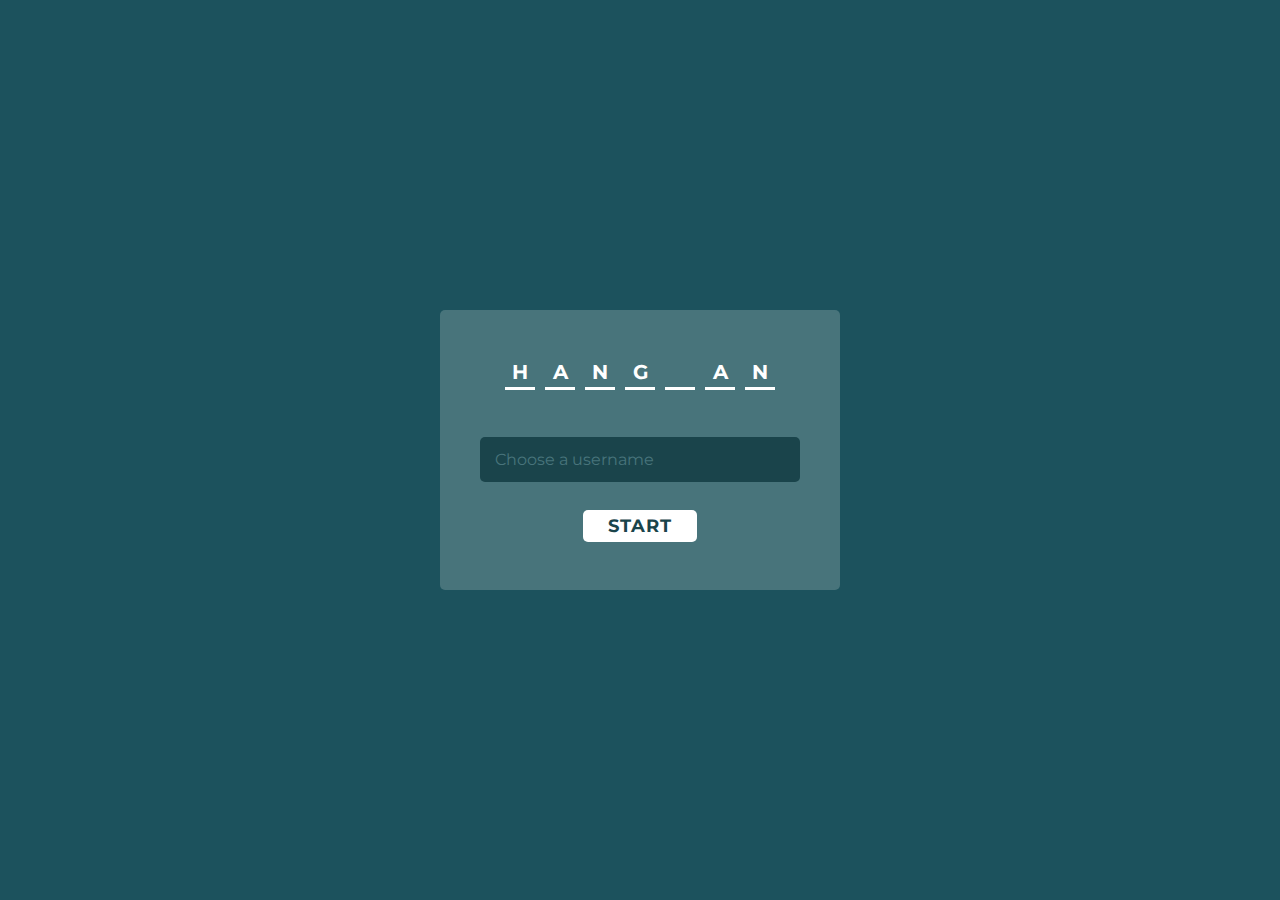
<file: index.html>
<!DOCTYPE html>
<html lang="en">
  <head>
    <meta charset="UTF-8" />
    <meta http-equiv="X-UA-Compatible" content="IE=edge" />
    <meta name="viewport" content="width=device-width, initial-scale=1.0" />
    <title>Hangman</title>
    <link rel="stylesheet" href="./css/style.css" />
    <link rel="preconnect" href="https://fonts.gstatic.com" />
    <link rel="apple-touch-icon" sizes="180x180" href="./apple-touch-icon.png" />
    <link rel="icon" type="image/png" sizes="32x32" href="./favicon-32x32.png" />
    <link rel="icon" type="image/png" sizes="16x16" href="./favicon-16x16.png" />
    <link rel="manifest" href="./site.webmanifest" />
    <link
      href="https://fonts.googleapis.com/css2?family=Montserrat:wght@300;400;600;700&display=swap"
      rel="stylesheet"
    />
    <link
      rel="stylesheet"
      href="https://use.fontawesome.com/releases/v5.15.3/css/all.css"
      integrity="sha384-SZXxX4whJ79/gErwcOYf+zWLeJdY/qpuqC4cAa9rOGUstPomtqpuNWT9wdPEn2fk"
      crossorigin="anonymous"
    />
  </head>
  <body>
    <div class="speaker" onclick="speakerClick()">
      <i class="fas fa-volume-up" id="speaker"></i>
    </div>
    <main class="main-flex">
    
      <div class="mainGame-container">
        <div id="start-container" class="start-game-screen">
          <div class="startEnd-container">
            <div class="game-name-container">
              <p class="letter-gameName">H</p>
              <p class="letter-gameName">A</p>
              <p class="letter-gameName">N</p>
              <p class="letter-gameName">G</p>
              <p class="letter-gameName"></p>
              <p class="letter-gameName">A</p>
              <p class="letter-gameName">N</p>
            </div>
            <form id="usr-form" class="usr-form-container">
              <input
                type="text"
                name="username"
                id="username"
                placeholder="Choose a username"
                maxlength="8"
              />
              <input type="submit" name="startbtn" id="startbtn" value="START" />
            </form>
          </div>
        </div>

        <div id="youWon-container" class="transition-screen hidden">
          <div class="startEnd-container">
            <div class="happy-mike"></div>
            <div class="finalContent-container">
              <div class="finalMsg-container">
                <p class="letter-gameName">Y</p>
                <p class="letter-gameName">O</p>
                <p class="letter-gameName">U</p>
                <p class="letter-gameName"></p>
                <p class="letter-gameName">W</p>
                <p class="letter-gameName">I</p>
                <p class="letter-gameName">N</p>
                <p class="letter-gameName">!</p>
              </div>
              <div class="timeMsg-container">
                <p id="final-score" class="time-msg">
                  You did it in 15 seconds
                </p>
              </div>
              <button id="endFinalLevelBtn" class="endScreen-btn">
                END GAME
              </button>
            </div>
          </div>
        </div>

        <div id="wonThisLevel-container" class="transition-screen hidden">
          <div class="startEnd-container">
            <div class="happy-mike"></div>
            <div class="finalContent-container">
              <div class="finalMsg-container">
                <p class="letter-gameName">C</p>
                <p class="letter-gameName">O</p>
                <p class="letter-gameName">N</p>
                <p class="letter-gameName">G</p>
                <p class="letter-gameName">R</p>
                <p class="letter-gameName">A</p>
                <p class="letter-gameName">T</p>
                <p class="letter-gameName">S</p>
              </div>
              <div class="timeMsg-container">
                <p id="final-score-level" class="time-msg">
                  You did it in 15 seconds
                </p>
              </div>
              <div class="wonThisLevelBtn-container">
                <button id="nextLevelBtn" class="endScreen-btn">
                  NEXT LEVEL
                </button>
                <button id="endGameBtn" class="endScreen-btn">END GAME</button>
              </div>
            </div>
          </div>
        </div>

        <div id="youLost-container" class="transition-screen hidden">
          <div class="startEnd-container">
            <div class="sad-mike"></div>
            <div class="finalContent-container">
              <div class="finalMsg-container">
                <p class="letter-gameName">Y</p>
                <p class="letter-gameName">O</p>
                <p class="letter-gameName">U</p>
                <p class="letter-gameName"></p>
                <p class="letter-gameName">L</p>
                <p class="letter-gameName">O</p>
                <p class="letter-gameName">S</p>
                <p class="letter-gameName">E</p>
              </div>
              <button id="playAgain-btn" class="endScreen-btn">
                PLAY AGAIN
              </button>
            </div>
          </div>
        </div>

        <div class="game-container">
          <div class="hangman-drawing swingimage">
            <div class="rope transparent"></div>
            <div class="head transparent">
              <div class="horn"></div>
              <div class="horn right"></div>
            </div>

            <div class="face transparent">
              <div class="eye">
                <div class="iris"></div>
              </div>
              <div class="mouth"></div>
            </div>
            <div class="hand transparent"></div>
            <div class="hand right transparent"></div>
            <div class="leg transparent">
              <div class="nail"></div>
              <div class="nail one"></div>
              <div class="nail two"></div>
            </div>

            <div class="leg two transparent">
              <div class="nail"></div>
              <div class="nail one"></div>
              <div class="nail two"></div>
            </div>
          </div>
          <div class="game-word"></div>
          <div class="keyboard">
            <div class="keyboard-line">
              <div class="keyboard-letter">Q</div>
              <div class="keyboard-letter">W</div>
              <div class="keyboard-letter">E</div>
              <div class="keyboard-letter">R</div>
              <div class="keyboard-letter">T</div>
              <div class="keyboard-letter">Y</div>
              <div class="keyboard-letter">U</div>
              <div class="keyboard-letter">I</div>
              <div class="keyboard-letter">O</div>
              <div class="keyboard-letter">P</div>
            </div>
            <div class="keyboard-line">
              <div class="keyboard-letter">A</div>
              <div class="keyboard-letter">S</div>
              <div class="keyboard-letter">D</div>
              <div class="keyboard-letter">F</div>
              <div class="keyboard-letter">G</div>
              <div class="keyboard-letter">H</div>
              <div class="keyboard-letter">J</div>
              <div class="keyboard-letter">K</div>
              <div class="keyboard-letter">L</div>
            </div>
            <div class="keyboard-line">
              <div class="keyboard-letter">Z</div>
              <div class="keyboard-letter">X</div>
              <div class="keyboard-letter">C</div>
              <div class="keyboard-letter">V</div>
              <div class="keyboard-letter">B</div>
              <div class="keyboard-letter">N</div>
              <div class="keyboard-letter">M</div>
            </div>
          </div>
        </div>
        <div class="scores-container">
          <div class="score-line">
            <div class="letter-gameName">
              <p class="letter-title-ranking">S</p>
            </div>
            <div class="letter-gameName">
              <p class="letter-title-ranking">C</p>
            </div>
            <div class="letter-gameName">
              <p class="letter-title-ranking">O</p>
            </div>
            <div class="letter-gameName">
              <p class="letter-title-ranking">R</p>
            </div>
            <div class="letter-gameName">
              <p class="letter-title-ranking">E</p>
            </div>
            <div class="letter-gameName">
              <p class="letter-title-ranking">S</p>
            </div>
          </div>
          <div class="names-column-container">
            <div class="name-column">NAME</div>
            <div class="level-column">LEVEL</div>
            <div class="time-column">TIME</div>
          </div>
          <div class="names-container"></div>
        </div>
      </div>
    </main>
  </body>
  <script src="./js/script.js"></script>
</html>
</file>
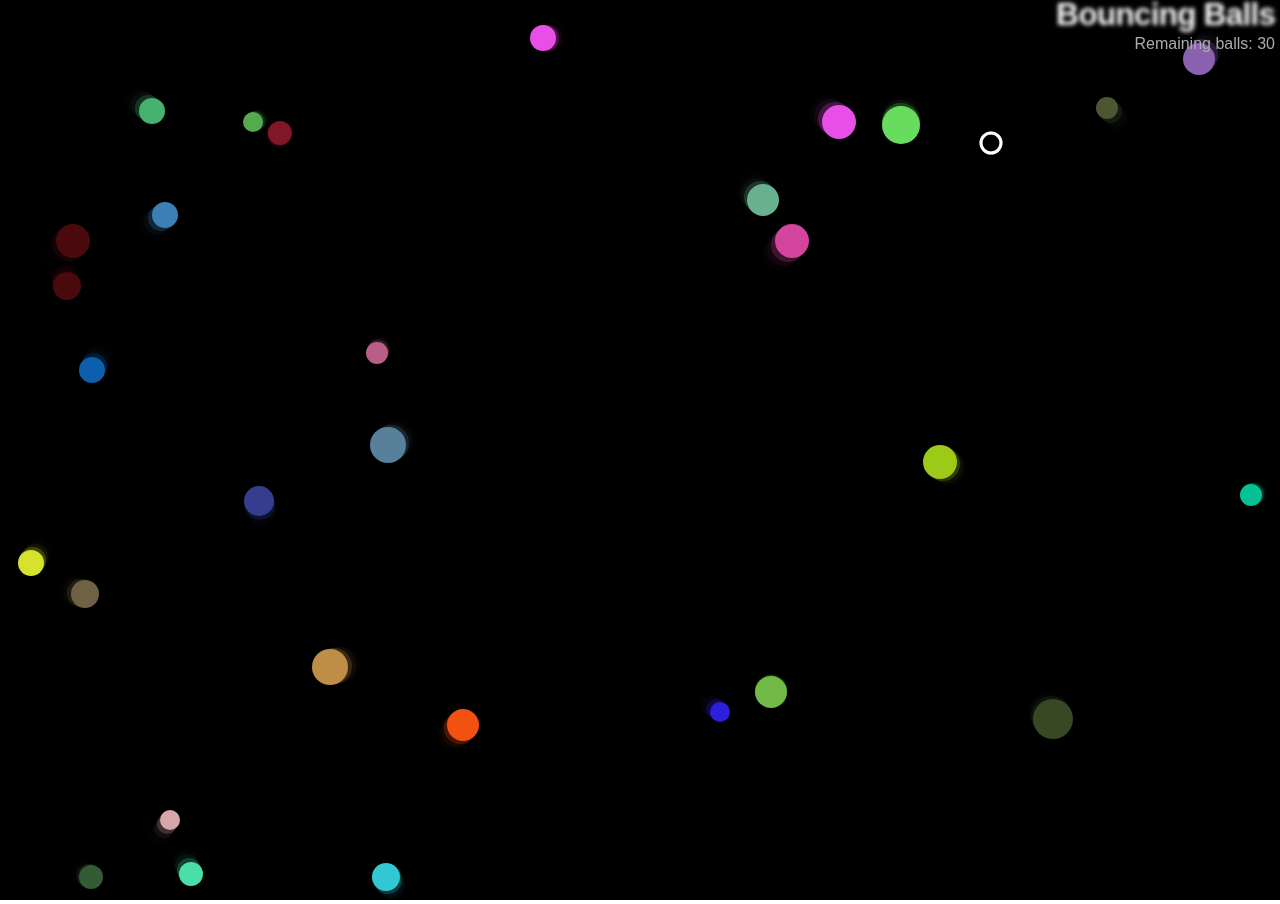
<file: projects/bouncing-balls/index.html>
<!DOCTYPE html>
<html>
  <head>
    <meta charset="utf-8" />
    <title>Bouncing balls</title>
    <link rel="stylesheet" href="style.css" />
  </head>

  <body>
    <h1>Bouncing Balls</h1>
    <p></p>
    <canvas></canvas>

    <script src="JS/utils.js"></script>
    <script src="JS/ballClass.js"></script>
    <script src="JS/evilCircleClass.js"></script>
    <script src="JS/main.js"></script>
  </body>
</html>
</file>
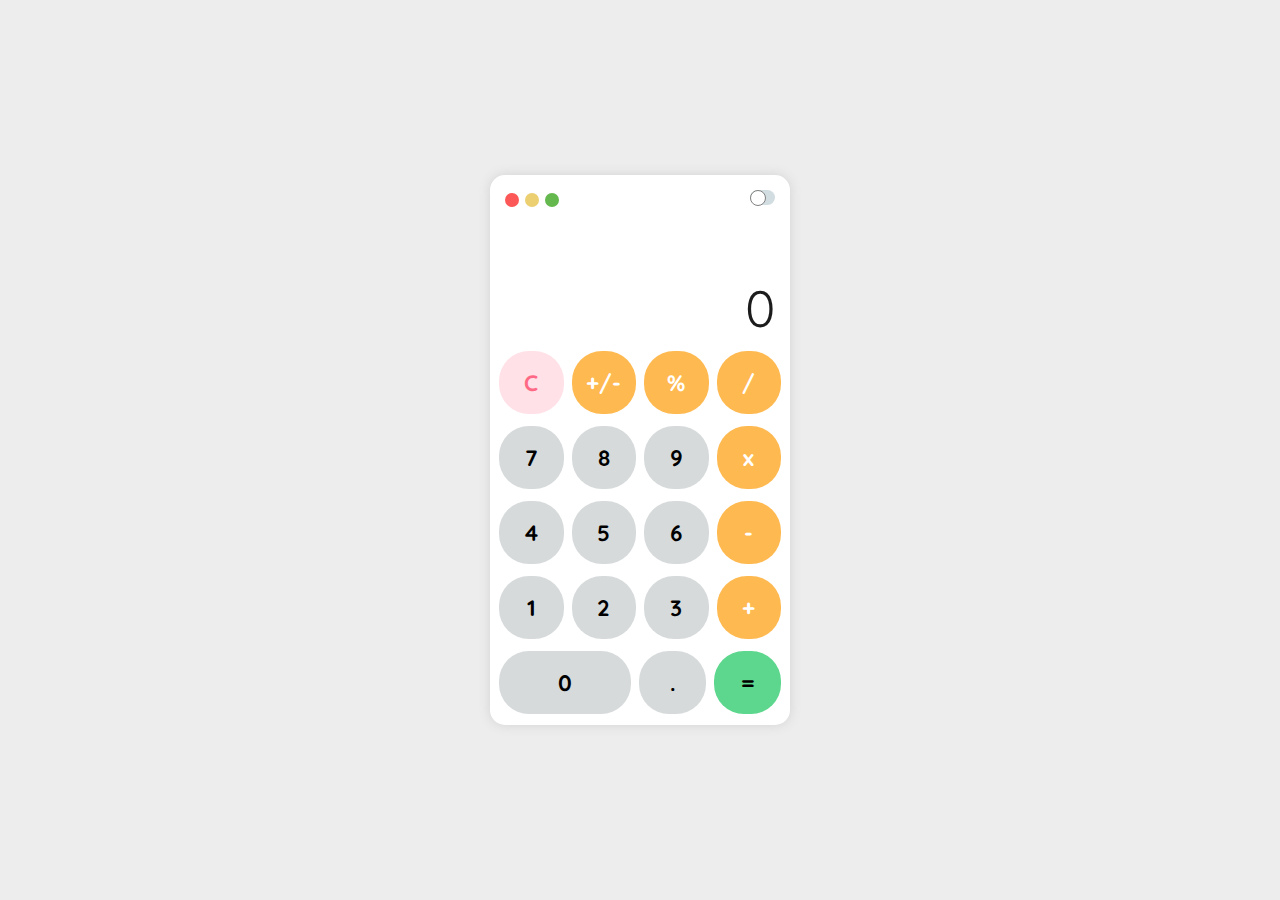
<file: projects/calculator/index.html>
<!DOCTYPE html>
<html lang="en">
<head>
    <meta charset="UTF-8">
    <meta http-equiv="X-UA-Compatible" content="IE=edge">
    <meta name="viewport" content="width=device-width, initial-scale=1.0">
    <title>Calculator</title>
    <link rel="stylesheet" href="styles.css">
    <link rel="stylesheet" href="root.css">
    <link rel="preconnect" href="https://fonts.gstatic.com">
    <link href="https://fonts.googleapis.com/css2?family=Quicksand&display=swap" rel="stylesheet">
</head>

<body>
    <main>

        <div id="calc_container" class="calculator">
            <div id="calc_display" class="display">
                <div id="upbar">
                    <div id="window_btn" class="win_btn">
                        <div id="close_btn" class="win_btn_el"></div>
                        <div id="minimize_btn" class="win_btn_el"></div>
                        <div id="maximize_btn" class="win_btn_el"></div>
                    </div>
                    <div id="light_dark_mode" class="light_dark">
                        <label class="switch">
                            <input id="ld_checkbox" type="checkbox">
                            <span class="slider round"></span>
                        </label>
                    </div>
                </div>
               
                <div id="calc_input" class="formula">
                    <p id="print_formula"></p>
                </div>
                <div id="result_container" class="results">
                    <p id="print_result" maxlength="3">0</p>
                </div>
            </div>

            <div id="calc_keys" class="calc_keyboard">
                <section class="row">
                    <button id="clear_op" class="key_special" data-value="All-clear" style="background-color: rgba(255, 105, 133, 0.2); color: rgb(255, 105, 133);">C</button>
                    <button id="inv_op" class="key_special" data-value="inversor">+/-</button>
                    <button id="per_op" class="key_special" data-value="percentage">%</button>
                    <button id="divide_op" class="key_operator" data-value="divide">/</button>
                </section>

                <section class="row">
                    <button class="key_number central_btn" data-value="7">7</button>
                    <button class="key_number central_btn" data-value="8">8</button>
                    <button class="key_number central_btn" data-value="9" >9</button>
                    <button id="mult_op" class="key_operator" data-value="multiply">x</button>
                </section>

                <section class="row">
                    <button class="key_number central_btn" data-value="4">4</button>
                    <button class="key_number central_btn" data-value="5">5</button>
                    <button class="key_number central_btn" data-value="6">6</button>
                    <button id="sub_op" class="key_operator" data-value="subtract">-</button>
                </section>

                <section class="row">
                    <button class="key_number central_btn" data-value="1">1</button>
                    <button class="key_number central_btn" data-value="2">2</button>
                    <button class="key_number central_btn" data-value="3">3</button>
                    <button id="add_op" class="key_operator" data-value="add">+</button>
                </section>

                <section class="row">
                    <button class="key_number central_btn" data-value="0" style="width: 50%;">0</button>
                    <button id="dec_op" class="key_special central_btn" data-value="decimals">.</button>
                    <button id="equ_op" class="key_special" data-value="equal" style="width: 25%; background-color: rgb(92, 215, 141);">=</button>
                </section>
            </div>
        </div>
    </main>
    <script src="main.js"></script>
</body>
</html>
</file>
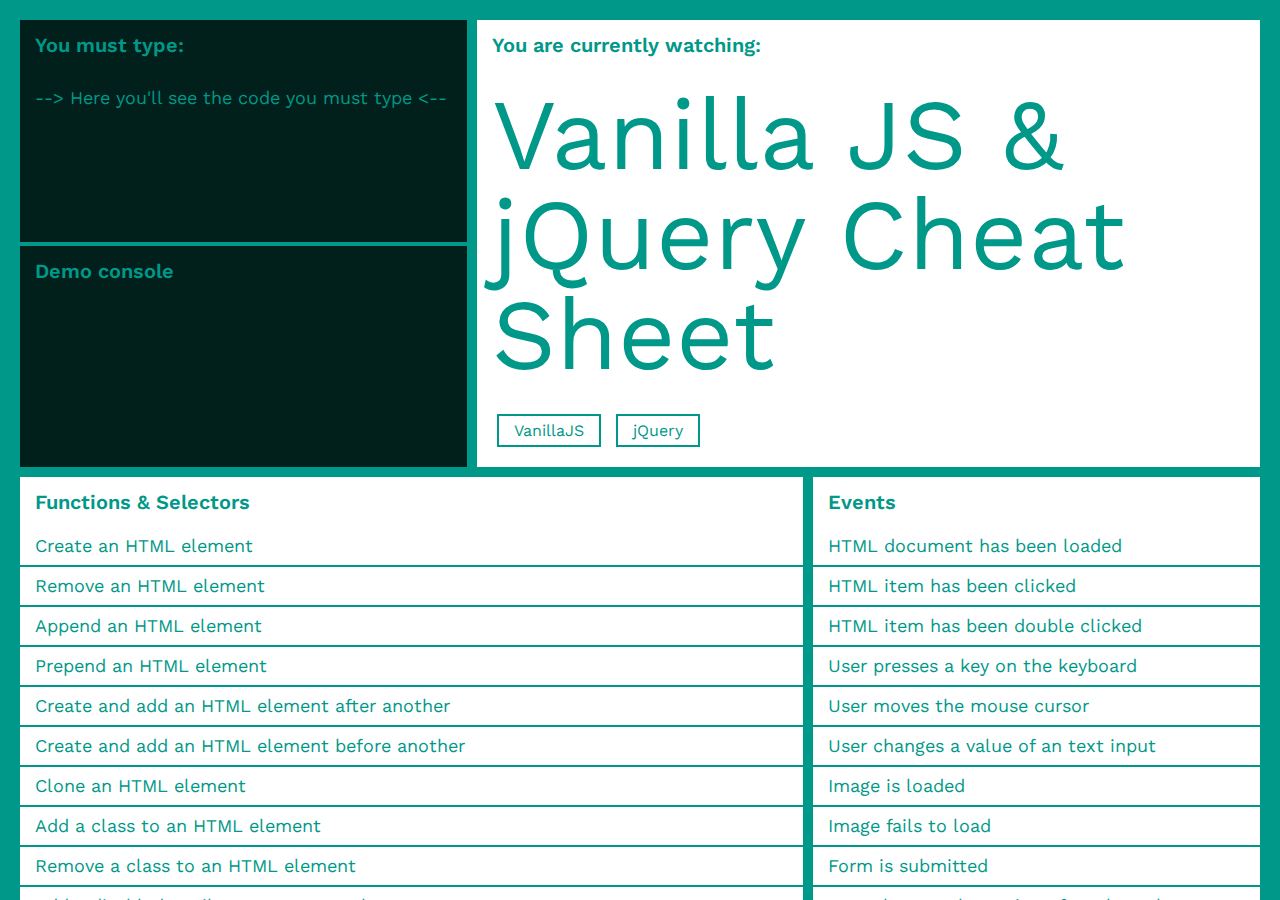
<file: projects/cheat-sheet/index.html>
<!DOCTYPE html>
<html lang="en">
  <head>
    <meta charset="UTF-8" />
    <meta http-equiv="X-UA-Compatible" content="IE=edge" />
    <meta name="viewport" content="width=device-width, initial-scale=1.0" />
    <title>jQuery Cheat Sheet</title>
    <script
      src="https://code.jquery.com/jquery-3.6.0.min.js"
      integrity="sha256-/xUj+3OJU5yExlq6GSYGSHk7tPXikynS7ogEvDej/m4="
      crossorigin="anonymous"
    ></script>
    <link rel="stylesheet" href="./assets/css/root.css" />
    <link rel="preconnect" href="https://fonts.gstatic.com" />
    <link
      href="https://fonts.googleapis.com/css2?family=Work+Sans:wght@300;400;600;700&display=swap"
      rel="stylesheet"
    />
    <link rel="icon" type="image/webp" href="./assets/img/jquery-512.webp" />
  </head>
  <body>
    <main>
      <div class="up-down">
        <div id="console" class="console-container">
          <div class="side-console-container">
            <h2>You must type:</h2>
            <a href="#console"
              ><p id="code-to-type" class="higher-line">
                --> Here you'll see the code you must type <--
              </p></a
            >
          </div>
          <div class="side-console-container">
            <h2>Demo console</h2>
            <div id="demo-console-content" class="demo-console"></div>
          </div>
        </div>
        <div class="rectangle general-title">
          <h2>You are currently watching:</h2>
          <h1 id="tec-title">Vanilla JS & jQuery Cheat Sheet</h1>
          <div class="navigation-container">
            <button id="vanillajs-nav-btn" class="nav-btn">VanillaJS</button>
            <button id="jquery-nav-btn" class="nav-btn">jQuery</button>
          </div>
        </div>
      </div>
      <div class="up-down">
        <div class="rectangle">
          <h2>Functions & Selectors</h2>
          <div class="ex-container">
            <a href="#console"
              ><p class="exercise">Create an HTML element</p></a
            >
            <a href="#console"
              ><p class="exercise">Remove an HTML element</p></a
            >
            <a href="#console"
              ><p class="exercise">Append an HTML element</p></a
            >
            <a href="#console"
              ><p class="exercise">Prepend an HTML element</p></a
            >
            <a href="#console"
              ><p class="exercise">
                Create and add an HTML element after another
              </p></a
            >
            <a href="#console"
              ><p class="exercise">
                Create and add an HTML element before another
              </p></a
            >
            <a href="#console"><p class="exercise">Clone an HTML element</p></a>
            <a href="#console"
              ><p class="exercise">Add a class to an HTML element</p></a
            >
            <a href="#console"
              ><p class="exercise">Remove a class to an HTML element</p></a
            >
            <a href="#console"
              ><p class="exercise">
                Add a disabled attribute to an HTML button
              </p></a
            >
            <a href="#console"
              ><p class="exercise">
                Remove the disabled attribute of an HTML button
              </p></a
            >
            <a href="#console"
              ><p class="exercise">
                Set a data-src attribute to a img element
              </p></a
            >
            <a href="#console"
              ><p class="exercise">
                Remove the data-src attribute of the img element
              </p></a
            >
            <a href="#console"
              ><p class="exercise">Hide an HTML element on click</p></a
            >
            <a href="#console"
              ><p class="exercise">Show an HTML element on click</p></a
            >
            <a href="#console"
              ><p class="exercise">Fade in an HTML element using jQuery</p></a
            >
            <a href="#console"
              ><p class="exercise">Fade out an HTML element using jQuery</p></a
            >
            <a href="#console"
              ><p class="exercise">
                Iterate a collection of elements and apply a change of style
              </p></a
            >
            <a href="#console"
              ><p class="exercise">
                Get the parent element and change its font weight
              </p></a
            >
            <a href="#console"
              ><p class="exercise">
                Get the collection of children and change its font weight
              </p></a
            >
            <a href="#console"
              ><p class="exercise">
                Get all the elements that have a certain class and change their
                font weight
              </p></a
            >
            <a href="#console"
              ><p class="exercise">
                Get an item by id and change its font weight
              </p></a
            >
            <a href="#console"
              ><p class="exercise">
                Get all the elements that have a certain class and the display
                property of none and change their font color
              </p></a
            >
            <a href="#console"
              ><p class="exercise">
                Get the selected options of a select element
              </p></a
            >
            <a href="#console"
              ><p class="exercise">
                Change the href attribute of the first element
              </p></a
            >
            <a href="#console"
              ><p class="exercise">
                Show an alert with the value of the first &lt;input> of the page
              </p></a
            >
            <a href="#console"><p class="exercise">Remove all items</p></a>
            <a href="#console"
              ><p class="exercise">
                Animate an item after 2 seconds from the initial page load
              </p></a
            >
          </div>
        </div>
        <div class="square">
          <h2>Events</h2>
          <div class="ex-container">
            <a href="#console"
              ><p class="exercise">HTML document has been loaded</p></a
            >
            <a href="#console"
              ><p class="exercise">HTML item has been clicked</p></a
            >
            <a href="#console"
              ><p class="exercise">HTML item has been double clicked</p></a
            >
            <a href="#console"
              ><p class="exercise">User presses a key on the keyboard</p></a
            >
            <a href="#console"
              ><p class="exercise">User moves the mouse cursor</p></a
            >
            <a href="#console"
              ><p class="exercise">User changes a value of an text input</p></a
            >
            <a href="#console"><p class="exercise">Image is loaded</p></a>
            <a href="#console"><p class="exercise">Image fails to load</p></a>
            <a href="#console"><p class="exercise">Form is submitted</p></a>
            <a href="#console"
              ><p class="exercise">
                User changes the option of a select element
              </p></a
            >
            <a href="#console"
              ><p class="exercise">Position the mouse over an element</p></a
            >
            <a href="#console"
              ><p class="exercise">Checkbox is checked or unchecked</p></a
            >
            <a href="#console"
              ><p class="exercise">
                Ul list item is clicked, show the item that was clicked
              </p></a
            >
          </div>
        </div>
      </div>
    </main>
    <script src="./assets/js/main.js"></script>
    <script src="./assets/js/jQuery.js"></script>
    <script src="./assets/js/vanillajs.js"></script>
  </body>
</html>
</file>
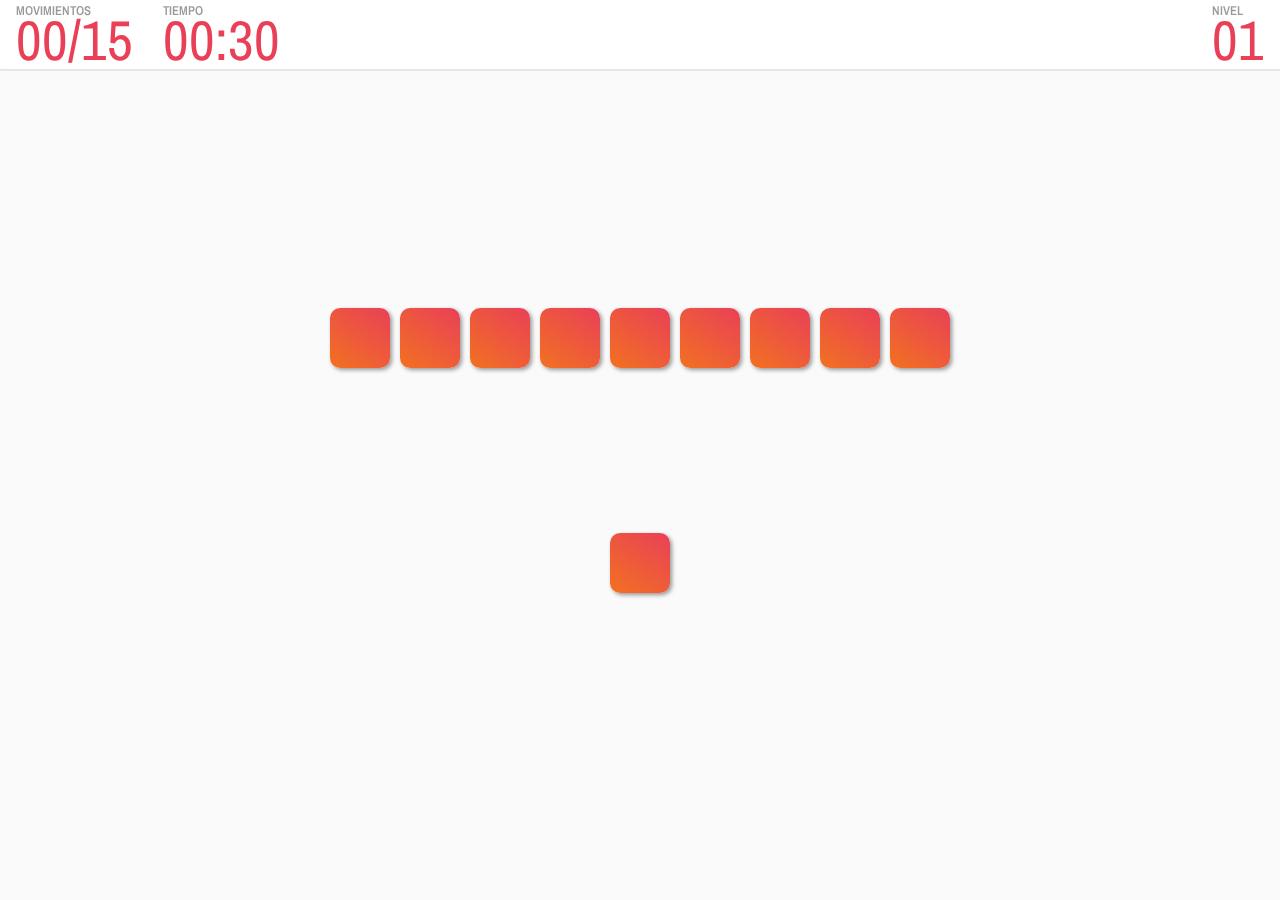
<file: projects/memory-game/index.html>
<!DOCTYPE html>
<html>
  <head>
    <meta charset="utf-8" />
    <meta
      name="viewport"
      content="width=device-width, initial-scale=1, shrink-to-fit=no"
    />
    <title>UNE LAS PAREJAS</title>
    <link
      href="https://fonts.googleapis.com/css?family=Archivo|Archivo+Narrow:600"
      rel="stylesheet"
    />
    <link rel="stylesheet" href="css/site.css" type="text/css" />
    <link rel="stylesheet" href="css/main.css" type="text/css" />
  </head>

  <body>

    <div id="welcome" class="welcome">
      <h1>¡Hola!</h1>
      <div class="welcome-buttons">
        <button id="normal-play">empieza el juego</button>
        <button id="relax-play">modo relax</button>
      </div>
    </div>

    <!-- HEADER DE CONTADORES -->

    <header id="header" class="header">

      <div id="header-elementos" class="header-elementos">

        <div class="contador-item">
          <h4 class="titulo">movimientos</h4>
          <div class="contenedor">
            <span id="mov"></span>/<span id="max-mov"></span>
          </div>
        </div>

        <div class="contador-item">
          <h4 class="titulo">TIEMPO</h4>
          <div class="contenedor">
            <span id="minutos">00</span>:<span id="segundos">00</span>
          </div>
        </div>

        <div class="contador-item">
          <h4 class="titulo">nivel</h4>
          <div class="contenedor">
            <span id="nivel">01</span>
          </div>
        </div>

      </div>

    </header>

    <!-- SONIDOS -->
    <audio src="sound/acierto.mp3" id="sonido_acierto" class="sonido" preload="auto"></audio>
    <audio src="sound/error.mp3" id="sonido_error" class="sonido" preload="auto"></audio>
    <audio src="sound/carta2.mp3" id="sonido_carta" class="sonido" preload="auto"></audio>

    <!-- ELEMENTOS DE LA MESA -->
    
    <div id="mesa" class="mesa"></div>

    <!-- PANTALLAS DE FINALIZACIÓN -->

    <div id="endscreen" class="endscreen">
      <div class="whitebox">
        <p class="message">¡Bien hecho!</p>
        <button class="next">siguiente nivel</button>
        <span class="repeat">Reiniciar</span>
      </div>
    </div>

    <div id="endscreen-nomove" class="endscreen">
      <div class="whitebox">
        <p class="message">¡Vamos, no puedes ser tan malo!</p>
        <button class="reiniciar">Inténtalo otra vez</button>
      </div>
    </div>

    <div id="endscreen-notime" class="endscreen">
      <div class="whitebox">
        <p class="message">¡Eres lentísimo!</p>
        <button class="reiniciar">Inténtalo otra vez</button>
      </div>
    </div>

    <div id="endscreen" class="endscreen">
      <div class="whitebox">
        <p class="emoji">🏆</p>
        <p class="enhorabuena">¡Enhorabuena!</p>
        <p class="complete">🌟 Has completado todos los niveles 🌟</p>
        <span class="repeat">Vuelve a empezar</span>
      </div>
    </div>



    <!-- SCRIPTS -->

    <script src="js/variables.js"></script>
    <script src="js/niveles.js"></script>
    <script src="js/cronometro.js"></script>
    <script src="js/contador.js"></script>
    <script src="js/baraja-reparte.js"></script>
    <script src="js/descubre-compara.js"></script>
    <script src="js/acierto-error.js"></script>
    <script src="js/finalizar.js"></script>
    <script src="js/iniciar.js"></script>
  </body>
</html>
</file>
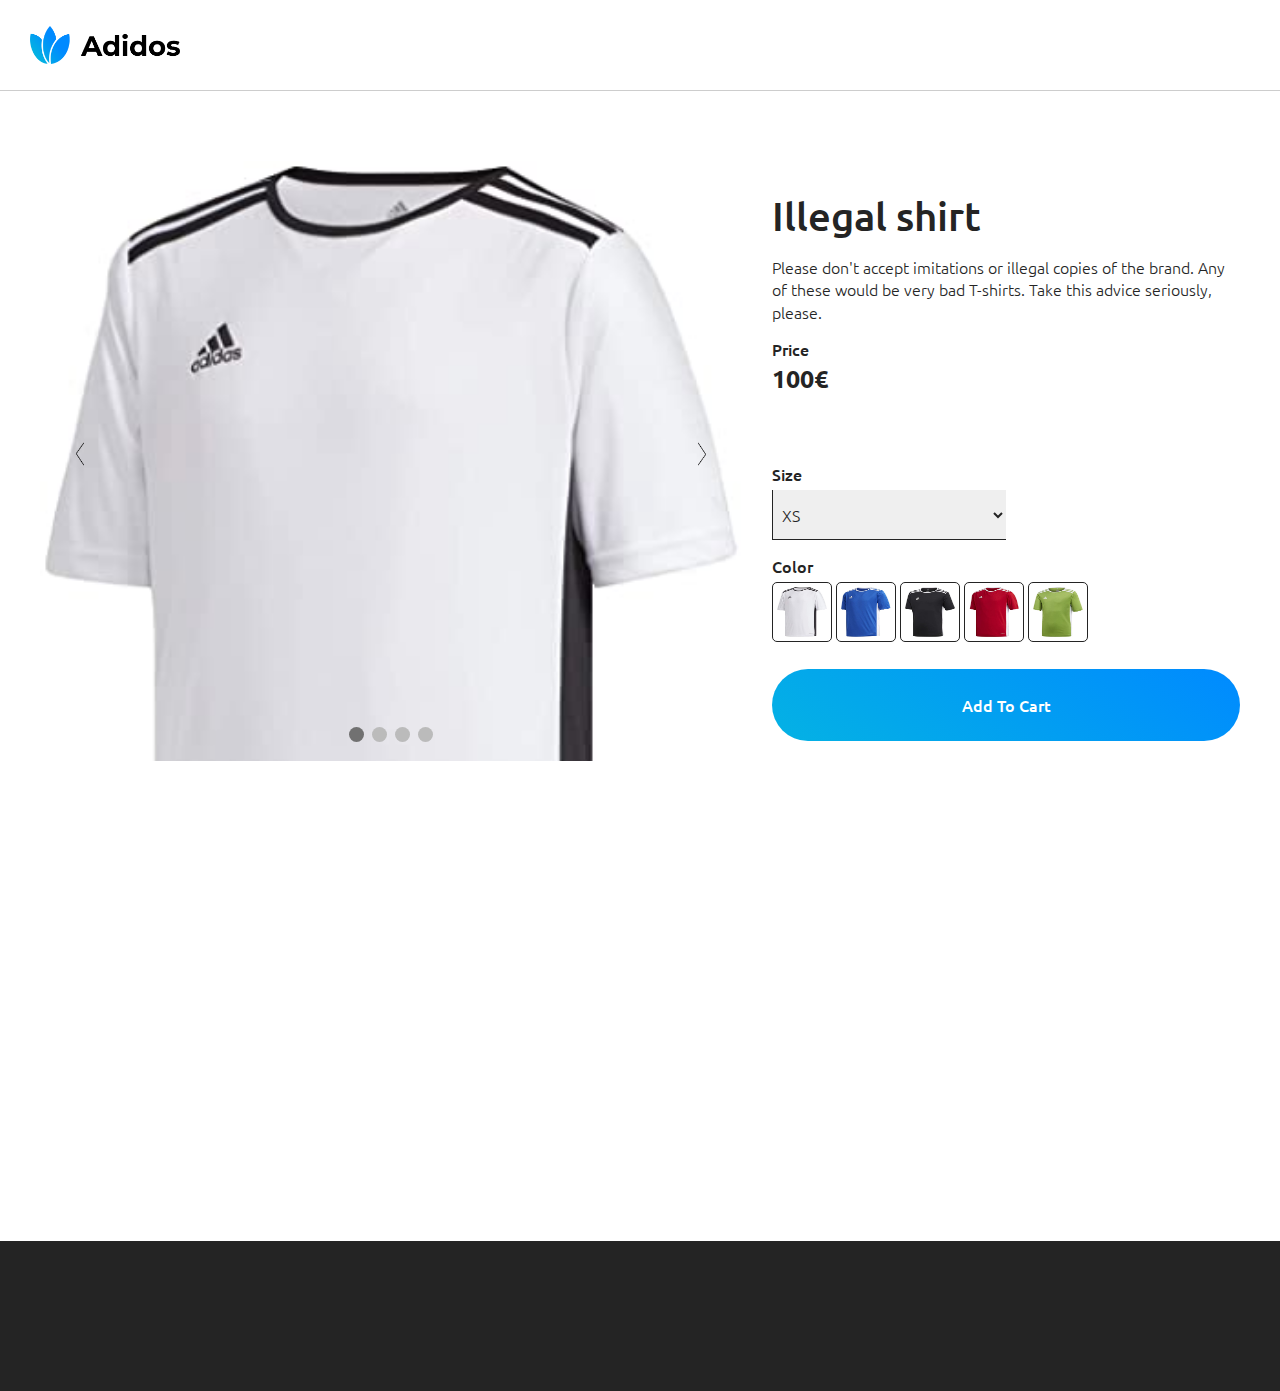
<file: projects/shopping-wizard/index.html>
<!DOCTYPE html>
<html lang="en">
<head>
    <meta charset="UTF-8">
    <meta http-equiv="X-UA-Compatible" content="IE=edge">
    <meta name="viewport" content="width=device-width, initial-scale=1.0">
    <link rel="stylesheet" href="css/root.css">
    <link rel="stylesheet" href="css/step0style.css">
    <link rel="stylesheet" href="css/step1style.css">
    <link rel="stylesheet" href="css/step2style.css">
    <link rel="stylesheet" href="css/step3style.css">
    <link rel="stylesheet" href="css/step4style.css">
    <link rel="preconnect" href="https://fonts.gstatic.com">
    <link href="https://fonts.googleapis.com/css2?family=Ubuntu:ital,wght@0,300;0,400;0,500;0,700;1,300;1,400;1,500;1,700&display=swap" rel="stylesheet">
    <title>Adidos Shop</title>
</head>
<body>
    <header>
        <a href="index.html"><img id='logo' src='design/Adidos_logo.png'></a>
    </header>
    <main>
<!-- STEP 0 ------------------------ -->    
        <div class="mainDivs step0MainDiv" id="step0MainDiv">
                <section id="imgSection">
                    <div class="slideshow-container">

                        <div class="mySlides fade">
                            <img id="imgSl1" src="img/whiteFront.jpg" style="width:100%">
                        </div>
                        
                        <div class="mySlides fade">
                            <img id="imgSl2" src="img/whiteBack.jpg" style="width:100%">
                        </div>
                        
                        <div class="mySlides fade">
                            <img id="imgSl3" src="img/whiteLeft.jpg" style="width:100%">
                        </div>

                        <div class="mySlides fade">
                            <img id="imgSl4" src="img/whiteRight.jpg" style="width:100%">
                        </div>
                        
                        <a class="prev_arrow" onclick="plusSlides(-1)"></a>
                        <a class="next_arrow" onclick="plusSlides(1)"></a>
                        
                        </div>
                        <br>
                        
                        <div class="navBtns" style="text-align:center">
                        <span class="dot" onclick="currentSlide(1)"></span> 
                        <span class="dot" onclick="currentSlide(2)"></span> 
                        <span class="dot" onclick="currentSlide(3)"></span>
                        <span class="dot" onclick="currentSlide(4)"></span>  
                        </div>
                </section>
                <section id="contentSection">
                    <div id="contentDiv">
                        <div class="desc_text">
                            <h1>Illegal shirt</h1>
                            <p>Please don't accept imitations or illegal copies of the brand. Any of these would be very bad T-shirts. Take this advice seriously, please.</p>
                            <h3>Price</h3>
                            <h2 id="productprice" value="100">100€</h2>
                        </div>
                        
                        <div id="step0Form">
                            <div class="sizeDivSelector">
                                <h3>Size</h3>
                                <select name="size" id="sizeSelect" onchange="shirtSize(value)">
                                    <option value="XS">XS</option>
                                    <option value="S">S</option>
                                    <option value="M">M</option>
                                    <option value="L">L</option>
                                    <option value="XL">XL</option>
                                </select>
                            </div>
                            <div class="colorDivSelector">
                                <h3>Color</h3>
                                <button class='colorButton' id="colorButton1" value="white" onmouseover="changePicturesOnSlide(value)"  onclick="shirtColor(value)"></button>
                                <button class='colorButton' id="colorButton2" value="blue" onmouseover="changePicturesOnSlide(value)" onclick="shirtColor(value)"></button>
                                <button class='colorButton' id="colorButton3" value="black" onmouseover="changePicturesOnSlide(value)" onclick="shirtColor(value)"></button>
                                <button class='colorButton' id="colorButton4" value="red" onmouseover="changePicturesOnSlide(value)" onclick="shirtColor(value)"></button>
                                <button class='colorButton' id="colorButton5" value="green" onmouseover="changePicturesOnSlide(value)" onclick="shirtColor(value)"></button>
                            </div>
                        
                        <button type="button" id="addToCartBtn" class="longBtn">Add To Cart</button>
                        </div>
                    </div>                
                </section>
        </div>
<!-- END STEP 0 ------------------------ -->
    </main>
    <footer>
    </footer>
  <!-- <script src="js/collectData.js"></script> -->
    <script src="js/slider.js"></script>
    <script src="js/functions.js"></script>
    <script type="module">
        loadComponent('templates/template1.html');
        loadComponent('templates/template2.html');
        loadComponent('templates/template3.html');
        loadComponent('templates/template4.html');
        loadComponent('templates/templateBars.html');
    </script>
</body>
</html>
</file>
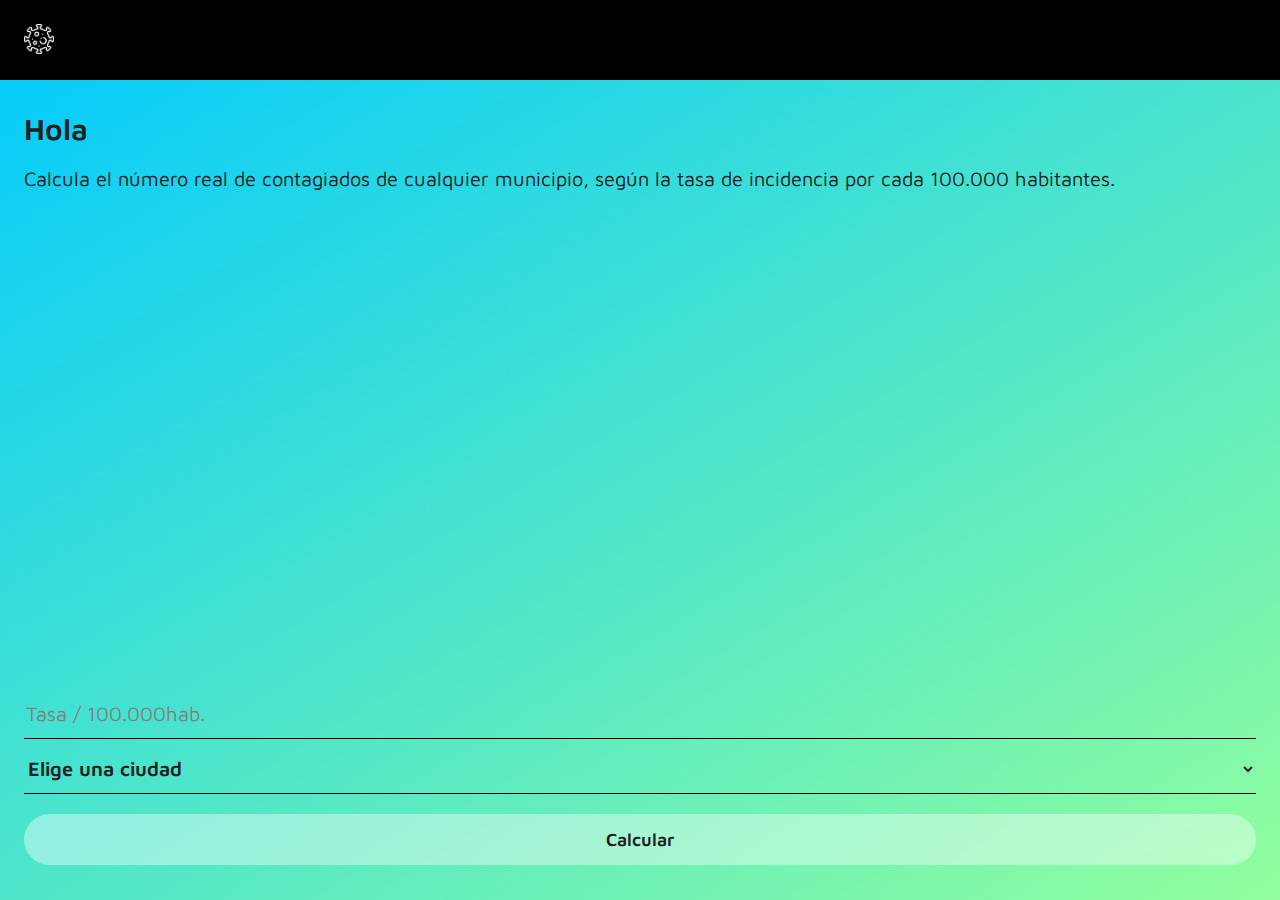
<file: projects/tasa-covid/index.html>
<!DOCTYPE html>
<html lang="en">
<head>
    <meta charset="UTF-8">
    <meta http-equiv="X-UA-Compatible" content="IE=edge">
    <meta name="viewport" content="width=device-width, initial-scale=1.0">
    <title>Coviđ</title>
    <link rel="stylesheet" href="style.css">
    <link rel="preconnect" href="https://fonts.gstatic.com">
<link href="https://fonts.googleapis.com/css2?family=Maven+Pro:wght@400;600;700&display=swap" rel="stylesheet">
</head>
<body>
    <header class="">
        <div id="menu"></div>
    </header>
    <div id="white-content" class="hidden">
        <p class="credits">Aquí van los créditos de la aplicación.</p>
        <p class="credits" style="margin-top: 20px;">Lorem ipsum dolor sit amet, consectetur adipiscing elit. Praesent lobortis massa ornare purus auctor vehicula in ut nunc. Integer viverra dui vitae aliquet placerat. Mauris non bibendum arcu. Mauris porta semper ligula at mattis. Integer ornare sed dui sit amet tristique. Etiam dictum auctor facilisis. Fusce pulvinar ante diam, at molestie risus vehicula ac.</p>
    </div>
    <main>
        <div class="textContent">
            <h1>Hola</h1>
            <p>Calcula el número real de contagiados de cualquier municipio, según la tasa de incidencia por cada 100.000 habitantes.</p>
            <div id="result-container" class="result">
                <h2 id="result"></h2>
            </div>
        </div>
        <form id="calculateRealContagious">
            <input type="number" step=".01" name="infectedPer100" id="infectedPer100" placeholder="Tasa / 100.000hab.">
            <select id="population" name="province" id="province">
                <option disabled selected value="disabled">Elige una ciudad</option>
            </select>
            <input type="submit" value="Calcular">
        </form>
        
    </main>
    <script src="main.js"></script>
</body>
</html>
</file>
<file: css/style.css>
:root {
  --backgroundColor: rgb(28, 82, 93);
  --keyColor: #48747b;
  --disabledLetter: #1a444b;
  --ropeColor: #4ecdc4;
  --mikeGreen: #aed137;
}

* {
  padding: 0;
  margin: 0;
  box-sizing: border-box;
  font-family: "Montserrat", sans-serif;
}

.transparent {
  opacity: 0;
}

main {
  display: flex;
  flex-wrap: wrap;
  justify-content: space-between;
  height: 100vh;
  width: 100vw;
}

.mainGame-container {
  display: flex;
  width: 100%;
}

.game-container {
  display: flex;
  flex-direction: column;
  justify-content: space-between;
  align-items: center;
  width: 70%;
  height: 100%;
  background-color: var(--backgroundColor);
}

.hangman-drawing {
  position: relative;
  top: 80px;
  left: 25px;
  margin: 10px auto;
  width: 200px;
  height: 220px;
}
/* speaker */

.fas {
  color: white;
  font-size: 22px;
  cursor: pointer;
}
.speaker {
  z-index: 100;
  position: fixed;
  top: 15px;
  left: 15px;
}
/* * DRAWING */
.rope {
  position: absolute;
  background-color: #4ecdc4;
  width: 10px;
  height: 120px;
  top: -100px;
  left: 68px;
  transition: 1s opacity;
}

.horn {
  position: absolute;
  top: 3px;
  left: 28px;
  width: 20px;
  height: 30px;
  background: #d8e0cd;
  border-radius: 30% 240% 100% 100%;
  z-index: 1;
}

.horn.right {
  border-radius: 240% 30% 100% 100%;
  left: 100px;
}

.head {
  position: absolute;
  width: 150px;
  height: 150px;
  background: #aed137;
  border-radius: 100%;
  transition: 1s opacity;
}

.head:before {
  content: "";
  position: absolute;
  top: 20px;
  left: 33px;
  background: var(--mikeGreen);
  width: 120px;
  height: 120px;
  border-radius: 100%;
}

.head:after {
  content: "";
  position: absolute;
  top: 20px;
  left: -2px;
  background: var(--mikeGreen);
  width: 120px;
  height: 120px;
  border-radius: 100%;
}
.face {
  transition: 1s opacity;
}

.eye {
  z-index: 2;
  position: absolute;
  top: 24px;
  left: 33px;
  background: #fff;
  width: 80px;
  height: 80px;
  border-radius: 100%;
}

.iris {
  position: absolute;
  top: 9px;
  left: 9px;
  width: 60px;
  height: 60px;
  background: #199e6c;
  border-radius: 100%;
}

.iris:before {
  content: "";
  position: absolute;
  left: 45px;
  width: 0;
  height: 0;
  border-top: 10px solid transparent;
  border-left: 20px solid #fff;
  border-bottom: 10px solid transparent;
}

.mouth {
  position: absolute;
  top: 100px;
  left: 60px;
  width: 30px;
  height: 30px;
  background: #176a46;
  border-radius: 100%;
}

.mouth:after {
  z-index: 0;
  content: "";
  position: absolute;
  top: -10px;
  background: var(--mikeGreen);
  width: 30px;
  height: 30px;
}

.hand {
  position: absolute;
  top: 20px;
  left: -10px;
  width: 20px;
  height: 100px;
  background: var(--mikeGreen);
  border-radius: 10px;
  transform: rotate(140deg);
  transition: 1s opacity;
}

.hand.right {
  transform: rotate(40deg);
  top: 20px;
  left: 140px;
}

.leg {
  position: absolute;
  top: 140px;
  left: 43px;
  width: 20px;
  height: 60px;
  background: var(--mikeGreen);
  transition: 1s opacity;
}

.leg:before {
  content: "";
  position: absolute;
  top: 50px;
  left: -5px;
  width: 30px;
  height: 20px;
  border-radius: 200% 200% 100% 100%;
  background: var(--mikeGreen);
}

.nail {
  position: absolute;
  top: 64px;
  width: 5px;
  height: 5px;
  background: #fff;
  border-radius: 10px;
}

.nail.one {
  left: 8px;
}

.nail.two {
  left: 16px;
}

.leg.two {
  left: 85px;
}

/* * GAME WORD */

.game-word {
  width: 100%;
  display: flex;
  justify-content: center;
  margin-top: 120px;
  margin-bottom: 20px;
}

.game-letter {
  border-bottom: white 5px solid;
  margin: 0px 5px 0px 5px;
  width: 55px;
  height: 50px;
  font-size: 35px;
  font-weight: 700;
  color: white;
  text-align: center;
  text-transform: uppercase;
}

/* * KEYBOARD */

.keyboard {
  width: 95%;
  margin-top: 10px;
  margin-bottom: 5%;
}

.keyboard-line {
  display: flex;
  justify-content: center;
  gap: 10px;
  margin: 10px 0;
}

.keyboard-letter {
  color: white;
  background-color: var(--keyColor);
  padding: 10px;
  width: 65px;
  height: 65px;
  border-radius: 5px;
  text-align: center;
  line-height: 46px;
  font-size: 25px;
  font-weight: 300;
  transition: background-color 0.4s 0.1s, box-shadow 0.4s ease-out,
    transform 0.2s ease-in-out;
  cursor: pointer;
}
.keyboard-letter:hover {
  box-shadow: 0px 2px 4px rgb(0 0 0 / 60%);
}
.keyboard-letter:active {
  box-shadow: none;
  transform: scale(0.95);
}
.letter-disabled {
  background-color: var(--disabledLetter);
  cursor: default;
}
.letter-disabled:hover {
  box-shadow: none;
}

/* RANKING */

.scores-container {
  width: 30%;
  background-color: #48747b;
  display: flex;
  flex-direction: column;
  align-items: center;
}

.score-line {
  width: 100%;
  height: max-content;
  display: flex;
  justify-content: center;
  margin-top: 85px;
}

.letter-title-ranking {
  color: white;
  text-align: center;
  font-size: 20px;
  font-weight: bold;
}

.names-container {
  margin-top: 5px;
  width: 90%;
}

.names-column-container {
  margin-top: 25px;
  width: 90%;
  display: flex;
  align-items: center;
  justify-content: space-between;
  padding-right: 0.5em;
  padding-left: 0.5em;
  color: white;
  font-weight: 700;
  font-size: 16px;
}

.name-column {
  box-sizing: border-box;
  margin: 3px;
  margin-left: 0;
  height: 24px;
  width: 30%;
  text-align: start;
  border-bottom: 1px solid white;
}

.level-column {
  box-sizing: border-box;
  margin: 3px;
  height: 24px;
  width: 15%;
  text-align: center;
  border-bottom: 1px solid white;
}

.time-column {
  box-sizing: border-box;
  margin: 3px;
  margin-right: 0;
  height: 24px;
  width: 55%;
  text-align: end;
  border-bottom: 1px solid white;
}

/* REVISAR ESTILOS ''''''''''''''''' */

.names-score-container {
  height: 40px;
  width: 100%;
  background-color: #1a444b;
  border-radius: 5px;
  margin-bottom: 20px;
  display: flex;
  align-items: center;
  justify-content: space-between;
  padding-right: 0.5em;
  padding-left: 0.5em;
  color: white;
}

.name-player {
  width: 30%;
  text-align: start;
}

.name-level {
  width: 15%;
  text-align: center;
}

.name-time {
  width: 55%;
  text-align: end;
}

.start-game-screen {
  z-index: 10;
  width: 100%;
  height: 100%;
  background-color: var(--backgroundColor);
  display: flex;
  justify-content: center;
  align-items: center;
  position: absolute;
  visibility: visible;
  opacity: 1;
  transition: opacity 0.3s;
}

.transition-screen {
  z-index: 10;
  width: 70%;
  height: 100%;
  background-color: var(--backgroundColor);
  display: flex;
  justify-content: center;
  align-items: center;
  position: absolute;
  visibility: visible;
  opacity: 1;
  transition: opacity 0.3s;
}

.startEnd-container {
  margin: 10px;
  box-sizing: border-box;
  width: 400px;
  height: 280px;
  background-color: var(--keyColor);
  border-radius: 5px;
  display: flex;
  flex-direction: column;
  justify-content: center;
  align-items: center;
  opacity: 1;
}

/* USERNAME CONTAINER ------------------- */

.game-name-container {
  margin-top: 30px;
  height: 30%;
  width: 100%;
  display: flex;
  justify-content: center;
  align-items: center;
}

.letter-gameName {
  width: 30px;
  height: 30px;
  box-sizing: border-box;
  border-bottom: 3px solid white;
  margin: 5px;
  text-align: center;
  font-family: "Montserrat", sans-serif;
  font-weight: 700;
  font-size: 20px;
  color: white;
}

.usr-form-container {
  margin-bottom: 20px;
  height: 70%;
  width: 100%;
  display: flex;
  flex-direction: column;
  justify-content: space-evenly;
  align-items: center;
}

.usr-form-container input[type="text"] {
  width: 80%;
  height: 45px;
  background-color: var(--disabledLetter);
  border: none;
  box-sizing: border-box;
  padding-left: 15px;
  font-family: "Montserrat", sans-serif;
  font-size: 16px;
  font-weight: 400;
  color: white;
  border-radius: 5px;
  transition: 0.2s;
}

input[type="text"]:hover,
input[type="text"]:focus {
  box-shadow: 0px 2px 4px rgb(0 0 0 / 60%);
}

input[type="text"]::placeholder {
  color: var(--keyColor);
}

input:focus {
  outline: none;
}

.usr-form-container input[type="submit"] {
  padding: 5px 25px 5px 25px;
  border-radius: 5px;
  border: none;
  background-color: white;
  cursor: pointer;
  font-weight: 700;
  color: var(--disabledLetter);
  font-size: 18px;
  letter-spacing: 1px;
  transition: 0.2s;
}

input[type="submit"]:hover {
  box-shadow: 0px 2px 4px rgb(0 0 0 / 60%);
}

input[type="submit"]:active {
  box-shadow: none;
  transform: scale(0.95);
}

/* END OF USERNAME CONTAINER ------------------- */

/* WIN AND LOSE CONTAINER -------------------- */

.happy-mike {
  width: 100%;
  height: 40%;
  margin-top: 15px;
  background-image: url(../img/happy_mike.png);
  background-repeat: no-repeat;
  background-position: center;
  background-size: contain;
}

.sad-mike {
  width: 100%;
  height: 55%;
  background-image: url(../img/sad_mike.png);
  background-repeat: no-repeat;
  background-position: center;
  background-size: contain;
}

.finalContent-container {
  width: 100%;
  height: 60%;
  display: flex;
  flex-direction: column;
  justify-content: space-evenly;
  align-items: center;
}

.finalMsg-container {
  display: flex;
}

.timeMsg-container {
  width: 80%;
  height: 30px;
  background-color: white;
  display: flex;
  justify-content: center;
  align-items: center;
  border-radius: 5px;
}

.time-msg {
  font-size: 16px;
  color: var(--disabledLetter);
  font-weight: 700;
}

.endScreen-btn {
  padding: 5px 25px 5px 25px;
  border-radius: 5px;
  background-color: var(--disabledLetter);
  border: none;
  color: white;
  font-weight: 700;
  font-size: 16px;
  cursor: pointer;
  transition: 0.2s;
}

.endScreen-btn:hover {
  box-shadow: 0px 2px 4px rgb(0 0 0 / 60%);
}

.endScreen-btn:focus {
  outline: none;
}

.endScreen-btn:active {
  box-shadow: none;
  transform: scale(0.95);
}

.endScreen-mike {
  max-height: 100% im !important;
}

/* END OF WIN AND LOSE CONTAINER ------------------- */

/* WON THIS LEVEL CONTAINER ------------------- */

.wonThisLevelBtn-container {
  width: 78%;
  display: flex;
  justify-content: space-between;
}

.hidden {
  visibility: hidden !important;
  opacity: 0 !important;
}

@media (max-width: 750px) {
  .mainGame-container {
    flex-direction: column;
  }

  .transition-screen {
    width: 100%;
  }

  .timeMsg-container {
    width: 90%;
  }

  .wonThisLevelBtn-container {
    width: 90%;
    justify-content: space-evenly;
  }

  .endScreen-btn {
    padding: 5px 20px;
  }

  .game-word {
    width: 90%;
  }

  .keyboard {
    width: 90%;
    overflow: hidden;
  }

  .keyboard-line {
    gap: 4px;
    margin: 7px 0px;
  }

  .game-container {
    width: 100%;
    height: 100vh;
  }

  .scores-container {
    width: 100%;
    padding-bottom: 100px;
  }

  .names-column-container {
    width: 90%;
    font-size: 14px;
  }

  .names-container {
    /* margin-top: 40px; */
    font-size: 13px;
    width: 90%;
  }

  .keyboard-letter {
    padding: 5px;
    width: 40px;
    height: 40px;
    text-align: center;
    line-height: 30px;
    font-size: 22px;
  }

  .game-letter {
    border-bottom: white 3px solid;
    margin: 0px 5px 0px 5px;
    width: 40px;
    height: 35px;
    font-size: 26px;
    font-weight: 700;
    color: white;
    text-align: center;
    text-transform: uppercase;
  }
}

/* * Animations */

@-webkit-keyframes swinging {
  0% {
    -webkit-transform: rotate(10deg);
  }
  50% {
    -webkit-transform: rotate(-5deg);
  }
  100% {
    -webkit-transform: rotate(10deg);
  }
}

@keyframes swinging {
  0% {
    transform: rotate(10deg);
  }
  50% {
    transform: rotate(-5deg);
  }
  100% {
    transform: rotate(10deg);
  }
}
.swingimage {
  -webkit-transform-origin: 50% -40%;
  transform-origin: 50% -40%;
  -webkit-animation: swinging 3.5s ease-in-out forwards infinite;
  animation: swinging 3.5s ease-in-out forwards infinite;
}
</file>
<file: projects/bouncing-balls/style.css>
html,
body {
  margin: 0;
}

html {
  font-family: "Helvetica Neue", Helvetica, Arial, sans-serif;
  height: 100%;
}

body {
  overflow: hidden;
  height: inherit;
}

h1 {
  font-size: 2rem;
  letter-spacing: -1px;
  position: absolute;
  margin: 0;
  top: -4px;
  right: 5px;

  color: transparent;
  text-shadow: 0 0 4px white;
}

p {
  position: absolute;
  margin: 0;
  top: 35px;
  right: 5px;
  color: #aaa;
}
</file>
<file: projects/calculator/styles.css>
/* CALCULATOR CONTAINER STYLES ---------- */
.calculator {
  width: 300px;
  height: 550px;
  background-color: white;
  transition: 0.2s;
  box-sizing: border-box;
  border-radius: 15px;
  box-shadow: 0px 0px 12px 0px #d2d2d2;
  display: flex;
  flex-direction: column;
}

/* TOPBAR STYLES ----------------- */

#upbar {
  min-height: 20%;
  width: 100%;
  position: relative;
  top: 15px;
  display: flex;
  justify-content: space-between;
}

.win_btn {
  display: flex;
  flex-direction: row;
  width: max-content;
  height: max-content;
  box-sizing: border-box;
  padding-left: 15px;
}

.win_btn_el {
  width: 14px;
  height: 14px;
  margin: 3px;
  border-radius: 50px;
  text-align: center;
  display: flex;
  justify-content: center;
  align-items: center;
  color: rgba(0, 0, 0, 0.5);
  font-family: "Quicksand", sans-serif;
  cursor: pointer;
  transition: 0.2s;
}

.win_btn_el:hover {
  transform: scale(1.1);
}

.win_btn_el:nth-child(1) {
  margin-left: 0;
  background-color: rgb(252, 88, 88);
}

.win_btn_el:nth-child(2) {
  background-color: rgb(235, 207, 113);
}

.win_btn_el:nth-child(3) {
  background-color: rgb(100, 184, 77);
}

.light_dark {
  padding: 0px 15px 0px 0px;
  margin-bottom: 20px;
  box-sizing: border-box;
}

/* DISPLAY STYLES ------------ */
.display {
  width: 100%;
  height: 30%;
  box-sizing: border-box;
  border-radius: 15px 15px 0px 0px;
  display: flex;
  flex-direction: column;
  align-items: flex-end;
  justify-content: flex-end;
}

.formula {
  width: 100%;
  min-height: 30%;
  box-sizing: border-box;
  padding: 0px 15px 0px 15px;
  display: flex;
  justify-content: flex-end;
  align-items: flex-end;
}

.results {
  min-height: 50%;
  width: 100%;
  box-sizing: border-box;
  padding: 0px 15px 0px 15px;
  display: flex;
  justify-content: flex-end;
  align-items: flex-end;
}

#print_result {
  width: 100%;
  text-align: right;
  overflow: hidden;
}

/* KEYBOARD STYLES -------------- */

.calc_keyboard {
  width: 100%;
  height: 70%;
  box-sizing: border-box;
  border-radius: 0px 0px 15px 15px;
  display: flex;
  flex-direction: column;
  align-items: center;
  justify-content: center;
  padding: 5px;
}

.row {
  width: 100%;
  height: 25%;
  display: flex;
  align-items: center;
  justify-content: center;
  margin: 3px;
}

.central_btn {
  background-color: rgba(120, 133, 136, 0.3);
}

.key_operator {
  background-color: rgba(255, 168, 38, 0.8);
  color: white;
}

#inv_op {
  background-color: rgba(255, 168, 38, 0.8);
  color: white;
}

#per_op {
  background-color: rgba(255, 168, 38, 0.8);
  color: white;
}

/* SWITCH BTN ----------- */
.switch {
  position: relative;
  display: inline-block;
  width: 25px;
  height: 15px;
}

/* Hide default HTML checkbox */
.switch input {
  opacity: 0;
  width: 0;
  height: 0;
}

/* The slider */
.slider {
  position: absolute;
  cursor: pointer;
  top: 0;
  left: 0;
  right: 0;
  bottom: 0;
  background-color: rgb(210, 221, 225);
  -webkit-transition: 0.4s;
  transition: 0.4s;
}

.slider:before {
  position: absolute;
  content: "";
  height: 14px;
  width: 14px;
  background-color: white;
  -webkit-transition: 0.4s;
  transition: 0.4s;
}

input:checked + .slider {
  background-color: rgb(92, 215, 141);
}

input:focus + .slider {
  box-shadow: 0 0 1px rgb(92, 215, 141);
}

input:checked + .slider:before {
  -webkit-transform: translateX(11px);
  -ms-transform: translateX(11px);
  transform: translateX(11px);
}

/* Rounded sliders */
.slider.round {
  border-radius: 34px;
}

.slider.round::before {
  border: solid 0.2px grey;
}

.slider.round:before {
  border-radius: 50%;
}

.dark {
  background-color: rgb(28, 28, 28);
  color: white !important;
}

.btn_dark {
  color: white;
}
</file>
<file: projects/cheat-sheet/assets/css/root.css>
html,
body,
div,
span,
applet,
object,
iframe,
h1,
h2,
h3,
h4,
h5,
h6,
p,
blockquote,
pre,
a,
abbr,
acronym,
address,
big,
cite,
code,
del,
dfn,
em,
img,
ins,
kbd,
q,
s,
samp,
small,
strike,
strong,
sub,
sup,
tt,
var,
b,
u,
i,
center,
dl,
dt,
dd,
ol,
ul,
li,
fieldset,
form,
label,
legend,
table,
caption,
tbody,
tfoot,
thead,
tr,
th,
td,
article,
aside,
canvas,
details,
embed,
figure,
figcaption,
footer,
header,
hgroup,
menu,
nav,
output,
ruby,
section,
summary,
time,
mark,
audio,
video {
  margin: 0;
  padding: 0;
  border: 0;
  font-size: 100%;
  font: inherit;
  vertical-align: baseline;
}

article,
aside,
details,
figcaption,
figure,
footer,
header,
hgroup,
menu,
nav,
section {
  display: block;
}
body {
  line-height: 1;
}
ol,
ul {
  list-style: none;
}
blockquote,
q {
  quotes: none;
}
blockquote:before,
blockquote:after,
q:before,
q:after {
  content: "";
  content: none;
}
table {
  border-collapse: collapse;
  border-spacing: 0;
}

:root {
  --font-display: "Work Sans", sans-serif;
  --light: 300;
  --regular: 400;
  --semi-bold: 600;
  --bold: 700;
  --bg: #009888;
  --dark_color: #01201c;
  --light_color: #b1e0dc;
}

* {
  box-sizing: border-box;
  font-family: "Work Sans", sans-serif;
}

a {
  text-decoration: none;
}

body {
  background-color: var(--bg);
  width: 100vw;
  height: 100vh;
}

main {
  width: 100%;
  height: 100%;
  background-color: var(--bg);
  padding: 15px;
  display: flex;
  flex-direction: column;
  overflow: auto;
  position: relative;
}

.up-down {
  width: 100%;
  min-height: 457px;
  height: 50%;
  display: flex;
}

.square {
  background-color: white;
  min-width: 457px;
  width: 30%;
  height: 100%;
  border: 5px solid var(--bg);
  display: flex;
  flex-direction: column;
}

.console-container {
  border: 5px solid var(--bg);
  min-width: 457px;
  width: 30%;
  height: 100%;
  background-color: var(--dark_color);
  display: flex;
  flex-direction: column;
}

.side-console-container {
  width: 100%;
  height: 50%;
  overflow: hidden;
}

.side-console-container:first-child {
  border-bottom: 2.5px solid var(--bg);
}

.side-console-container:last-child {
  border-top: 2.5px solid var(--bg);
}

.rectangle {
  background-color: white;
  border: 5px solid var(--bg);
  min-width: 641px;
  width: 70%;
  height: 100%;
  position: relative;
}

h1 {
  color: var(--bg);
  font-family: var(--font-display);
  font-size: 100px;
  font-weight: var(--regular);
  padding: 15px;
  margin-bottom: 10px;
}

h2 {
  padding: 15px;
  color: var(--bg);
  font-family: var(--font-display);
  font-size: 20px;
  font-weight: var(--semi-bold);
}

p {
  color: var(--bg);
  font-family: var(--font-display);
  font-size: 18px;
  font-weight: var(--regular);
  padding: 15px;
  word-wrap: break-word;
}

.navigation-container {
  padding: 15px;
  position: absolute;
  bottom: 0;
}

button {
  padding: 5px 15px;
  background-color: white;
  border: 2px solid var(--bg);
  color: var(--bg);
  font-size: 16px;
  cursor: pointer;
  margin: 5px 5px;
}

button:hover:enabled,
.active:enabled {
  background-color: var(--dark_color);
}

button:focus {
  outline: none;
}

button:disabled {
  background-color: grey;
  color: darkgray;
  border: 2px solid darkgray;
  cursor: default;
}

.ex-container {
  width: 100%;
  height: 90%;
  overflow: auto;
  padding-bottom: 15px;
}

.exercise {
  padding: 10px 15px;
  border-bottom: 2px solid var(--bg);
  cursor: pointer;
}

.exercise:hover {
  background-color: var(--dark_color);
}

.demo-btn:hover {
  background-color: var(--light_color);
}

.demo-console {
  height: 78%;
  overflow: auto;
  padding: 15px;
  position: relative;
}

.higher-line {
  line-height: 1.4;
}

.btn-red {
  background-color: red;
  border: 2px solid white;
  color: white;
}

.div-for-demo {
  min-width: 40px;
  min-height: 40px;
  float: left;
  padding: 5px;
  background-color: white;
  border: 2px solid var(--bg);
  margin: 5px;
  text-align: center;
  line-height: 2.3;
  color: var(--bg);
}

.select-styles {
  width: 100px;
  height: max-content;
  display: block;
  background-color: white;
  border: 2px solid var(--bg);
  color: var(--bg);
  margin-bottom: 10px;
}

.no-padding {
  padding: 0;
}

.a-style {
  color: var(--bg);
  margin: 5px;
}

.input-style {
  height: 30px;
  margin: 5px;
}

.general-title {
  order: 0;
}

@media (max-width: 1120px) {
  h1 {
    font-size: 80px;
  }

  .rectangle {
    min-width: 0;
  }
}

@media (max-width: 943px) {
  main {
    padding: 10px;
  }

  h1 {
    font-size: 40px;
    padding-top: 0px;
  }

  h2 {
    font-weight: var(--regular);
    font-size: 18px;
    height: max-content;
  }

  p {
    font-size: 16px;
  }

  .nav-btn:first-child {
    margin-left: 0;
  }

  .up-down {
    flex-direction: column;
    min-height: max-content;
    height: min-content;
  }

  .rectangle {
    width: 100%;
    min-height: 250px;
    height: 100%;
  }

  .square {
    width: 100%;
    min-width: 0;
    height: max-content;
  }

  .console-container {
    width: 100%;
    min-height: 350px;
    min-width: 0;
  }

  .general-title {
    order: -1;
  }

  .ex-container {
    overflow: hidden;
    height: max-content;
  }
}
</file>
<file: projects/memory-game/css/site.css>
:root {
  --bg: #fafafa;
  --font: "Archivo", sans-serif;
  --font-display: "Archivo Narrow", sans-serif;
  --hotpink: #e94057;
  --orange: #f27121;
  --gradient: linear-gradient(35deg, var(--orange), var(--hotpink));
}

* {
  box-sizing: border-box;
}

body {
  min-height: 100vh;
  background: var(--bg);
  font-family: var(--font);
}
</file>
<file: projects/memory-game/css/main.css>
body {
  height: 100vh;
  display: flex;
  flex-direction: column;
  justify-content: center;
  align-items: center;
  background-color: var(--bg);
  margin: 0;
  padding: 0;
}

.welcome {
  display: none;
  position: absolute;
  top: 0;
  right: 0;
  bottom: 0;
  left: 0;
  background-color: white;
  width: 100%;
  height: 100vh;
  justify-content: center;
  align-items: center;
  flex-direction: column;
}

.welcome-buttons {
  width: 300px;
  margin: 20px;
  display: flex;
  flex-direction: row;
}

#normal-play,
#relax-play {
  min-width: 70%;
  font-family: var(--font-display);
  font-size: 1.2rem;
  line-height: 1;
  color: white;
  border: none;
  border-radius: 20px;
  text-transform: uppercase;
  cursor: pointer;
  padding: 0.6rem 1.2rem;
  background-image: var(--gradient);
}

h1 {
  font-family: var(--font-display);
  font-size: 4rem;
  color: var(--hotpink);
  margin: 0;
}

/* HEADER DE CONTADORES ------------- */

.header {
  width: 100%;
  height: 70px;
  background-color: white;
  border-bottom: 1px solid rgb(228, 228, 228);
  box-shadow: 1px 0px 1px rgba(0, 0, 0, 0.4);
  position: fixed;
  top: 0;
}

.header-elementos {
  display: flex;
  padding: 0.3rem 1rem;
  max-height: 70px;
}

.escondido {
  display: none !important;
}

.contador-item {
  margin-right: 30px;
  max-width: max-content;
}

.contador-item:nth-last-child(1) {
  margin-right: 1rem;
  max-width: max-content;
  position: absolute;
  right: 0px;
}

h4 {
  font-family: var(--font-display);
  margin: 0;
  font-weight: 600;
  font-size: 0.8rem;
  text-transform: uppercase;
  line-height: 1;
  color: rgba(0, 0, 0, 0.4);
}

.contenedor {
  font-family: var(--font-display);
  color: var(--hotpink);
  font-weight: 400;
  font-size: 3.5rem;
  line-height: 0.8;
}

/* ELEMENTOS DE LA MESA ----------- */

.mesa {
  max-width: 50%;
  height: 50%;
  display: flex;
  flex-wrap: wrap;
  flex-direction: row;
  justify-content: center;
  align-items: center;
}

.terminado {
  display: none;
}

.tarjeta {
  width: 60px;
  height: 60px;
  margin: 5px;
  background-image: var(--gradient);
  border-radius: 10px;
  display: flex;
  justify-content: center;
  align-items: center;
  box-shadow: 2px 2px 4px rgba(0, 0, 0, 0.4);
  cursor: pointer;
  backface-visibility: hidden;
  transform-style: preserve-3d;
  position: relative;
  transition: 0.3s;
}

.tarjeta_contenido {
  width: 100%;
  height: 100%;
  transform: rotateY(-180deg);
  backface-visibility: hidden;
  background-color: white;
  border-radius: 10px;
  display: flex;
  justify-content: center;
  align-items: center;
  box-shadow: 2px 2px 4px rgba(0, 0, 0, 0.4);
  font-size: 35px;
}

.tarjeta_contenido::selection {
  background: transparent;
}

.descubierta {
  transform: rotateY(-180deg);
}

@keyframes error {
  10%,
  90% {
    transform: rotateY(-180deg) translateX(-1px);
  }
  20%,
  80% {
    transform: rotateY(-180deg) translateX(2px);
  }
  30%,
  50%,
  70% {
    transform: rotateY(-180deg) translateX(-4px);
  }
  40%,
  60% {
    transform: rotateY(-180deg) translateX(4px);
  }
}

@keyframes acierto {
  from {
    transform: rotateY(-180deg) scale3d(1, 1, 1);
    opacity: 1;
  }
  25% {
    transform: rotateY(-180deg) scale3d(1.1, 1.1, 1.1);
    opacity: 1;
  }
  to {
    transform: rotateY(-180deg) scale3d(1, 1, 1);
    opacity: 1;
  }
}

.acertada {
  pointer-events: none;
}

.acertada .tarjeta_contenido {
  animation: acierto 0.5s ease-in-out forwards;
}

.equivocada {
  animation: error 0.82s cubic-bezier(0.36, 0.07, 0.19, 0.97) both;
}

/* PANTALLAS FIN DE JUEGO ---------- */

.endscreen {
  width: 100%;
  height: 100vh;
  background-image: var(--gradient);
  display: none;
  align-items: center;
  justify-content: center;
}

.active {
  display: flex;
}

.whitebox {
  min-width: 340px;
  min-height: 250px;
  display: flex;
  flex-direction: column;
  flex-wrap: wrap;
  align-items: center;
  justify-content: center;
  padding: 30px;
  background-color: white;
  box-shadow: 2px 2px 2px rgba(0, 0, 0, 0.4);
  border-radius: 5px;
}

.message {
  font-family: var(--font-display);
  font-size: 2.5rem;
  color: var(--orange);
  margin: 0 0 20px 0;
}

.enhorabuena {
  font-family: var(--font-display);
  font-size: 2.5rem;
  color: var(--orange);
  margin: 0;
}

.reiniciar,
.next {
  min-width: 70%;
  font-family: var(--font-display);
  font-size: 1.2rem;
  line-height: 1;
  color: white;
  border: none;
  border-radius: 20px;
  text-transform: uppercase;
  cursor: pointer;
  padding: 0.6rem 1.2rem;
  background-image: var(--gradient);
}

.repeat {
  font-family: var(--font-display);
  font-size: 0.9rem;
  color: var(--hotpink);
  cursor: pointer;
  margin-top: 20px;
  line-height: 1;
}

.emoji {
  margin: 0;
  font-size: 5rem;
}

.complete {
  font-family: var(--font-display);
  font-size: 18px;
  color: black;
  margin: 0;
}

.sonido {
  display: none;
}

@media (max-width: 750px) {
  .mesa {
    width: max-content;
    max-width: 90%;
    height: max-content;
    max-height: 70%;
    display: flex;
    flex-wrap: wrap;
    flex-direction: row;
    justify-content: center;
    align-items: center;
  }

  .terminado {
    display: none;
  }
}
</file>
<file: projects/shopping-wizard/css/step0style.css>
.step0MainDiv {
  margin-top: 70px;
}

/* SLIDER STYLES ----------------- */

.mySlides {
  display: none;
}
img {
  vertical-align: middle;
}

/* Slideshow container */
.slideshow-container {
  width: 100%;
  max-height: 100%;
  position: relative;
  margin: auto;
}

/* Next & previous buttons */
.prev_arrow,
.next_arrow {
  width: 30px;
  height: 30px;
  left: 25px;
  cursor: pointer;
  position: absolute;
  top: 50%;
  margin-top: -22px;
  color: #242424;
  font-weight: bold;
  font-size: 25px;
  transition: 0.6s ease;
  border-radius: 40px;
  user-select: none;
  font-family: "Ubuntu", sans-serif;
}

.prev_arrow {
  background-image: url(../img/rsc/left_arrow.png);
  background-size: contain;
}

.prev_arrow:focus,
.next_arrow:focus {
  outline: none;
}

.prev_arrow:hover,
.next_arrow:hover {
  opacity: 0.6;
}

/* Position the "next button" to the right */
.next_arrow {
  left: unset;
  right: 25px;
  background-image: url(../img/rsc/right_arrow.png);
  background-size: contain;
}

.navBtns {
  align-items: center;
  width: max-content;
  text-align: center;
  position: absolute;
  bottom: 15px;
  justify-content: center;
}

/* Caption text */
.text {
  color: #f2f2f2;
  font-size: 15px;
  padding: 8px 12px;
  position: absolute;
  bottom: 8px;
  width: 100%;
  text-align: center;
}

/* The dots/bullets/indicators */
.dot {
  cursor: pointer;
  height: 15px;
  width: 15px;
  margin: 0 2px;
  background-color: #bbb;
  border-radius: 50%;
  display: inline-block;
  transition: background-color 0.6s ease;
}

.active,
.dot:hover {
  background-color: #717171;
}

/* Fading animation */
.fade {
  -webkit-animation-name: fade;
  -webkit-animation-duration: 1.5s;
  animation-name: fade;
  animation-duration: 1.5s;
}

@-webkit-keyframes fade {
  from {
    opacity: 0.4;
  }
  to {
    opacity: 1;
  }
}

@keyframes fade {
  from {
    opacity: 0.4;
  }
  to {
    opacity: 1;
  }
}

/* On smaller screens, decrease text size */
@media only screen and (max-width: 300px) {
  .prev_arrow,
  .next_arrow,
  .text {
    font-size: 11px;
  }
}

/* END OF SLIDER STYLES ------------------- */

/* LEFT SECTION ---------------- */

#imgSection {
  width: 60%;
  max-height: 600px;
  display: flex;
  justify-content: center;
  position: relative;
  box-sizing: border-box;
  margin-right: 15px;
  border-radius: 5px;
  overflow: hidden;
}

/* RGIHT SECTION ---------------- */

#contentSection {
  width: 40%;
  box-sizing: border-box;
  margin-left: 15px;
}

#contentDiv {
  box-sizing: border-box;
  width: 100%;
  height: 100%;
  padding-top: 30px;
  display: flex;
  flex-direction: column;
  justify-content: space-between;
}

.desc_text h1,
.desc_text p,
.desc_text h2 {
  margin-bottom: 15px;
}

.desc_text h3 {
  margin-bottom: 2px;
}

#sizeSelect {
  width: 50%;
  height: 50px;
  margin-top: 5px;
  border-bottom: 1px solid #242424;
  border-left: 1px solid #242424;
  padding-left: 5px;
  margin-bottom: 15px;
}

.colorDivSelector {
  margin-bottom: 25px;
}

.colorDivSelector h3 {
  margin-bottom: 5px;
}

.colorButton {
  height: 60px;
  width: 60px;
  border-radius: 5px;
  background-color: transparent;
  border: 1px solid #242424;
  background-repeat: no-repeat;
  background-position: center;
  background-size: 50px 50px;
}
#colorButton1 {
  background-image: url("../img/whiteFront.jpg");
}
#colorButton2 {
  background-image: url("../img/blueFront.jpg");
}
#colorButton3 {
  background-image: url("../img/blackFront.jpg");
}
#colorButton4 {
  background-image: url("../img/redFront.jpg");
}
#colorButton5 {
  background-image: url("../img/greenFront.jpg");
}

.formButtons {
  display: flex;
  align-items: flex-end;
}
</file>
<file: projects/shopping-wizard/css/step1style.css>
.profileForm {
  width: 100%;
  height: max-content;
  display: flex;
}

.profileForm h2 {
  width: 100%;
  border-bottom: 1px solid #242424;
  margin-bottom: 20px;
  padding-bottom: 15px;
}

/* .formInputsProfile {
  height: 270px;
  display: flex;
  flex-direction: column;
} */

.prf_rc {
  max-height: 100%;
  display: flex;
  justify-content: space-between;
  align-items: flex-end;
}
</file>
<file: projects/shopping-wizard/css/step2style.css>
#step2phone {
  margin-top: 10px;
  margin-left: 15px;
  margin-bottom: 10px;
}

.countryCodeDiv {
  display: flex;
  width: 100%;
}

.countryCode {
  width: 80px !important;
  padding-right: 5px;
  margin-bottom: 0;
  border-right: none !important;
  border-radius: 5px 0px 0px 5px !important;
  background-color: rgb(237, 237, 237);
}

.phoneNumberInput {
  height: 45px;
  border-left: none !important;
  border-radius: 0px 5px 5px 0px !important;
}

.add_rc_check {
  margin-left: 15px;
  margin-bottom: 15px;
}

.add_rc {
  max-height: 100%;
  display: flex;
  flex-direction: column;
  justify-content: flex-end;
}

.add_rc_btns {
  display: flex;
  justify-content: space-between;
  align-items: flex-end;
}
</file>
<file: projects/shopping-wizard/css/step3style.css>
.ship_rc {
  display: flex;
  flex-direction: row;
  align-items: flex-end;
}

.radioOptions {
  margin-bottom: 20px;
}

.radioOpt {
  height: 30px;
}

.formInputs h3 {
  margin-bottom: 20px;
}

.giftContent label {
  display: block;
  margin-top: 10px;
  height: 30px;
}

.giftContent input[type="file"] {
  width: max-content;
  min-height: max-content;
  border: none;
  padding-left: 0;
}
</file>
<file: projects/shopping-wizard/css/step4style.css>
.yourPurchaseText {
  width: 100%;
  border-bottom: 1px solid #242424;
  margin-bottom: 20px;
  padding-bottom: 15px;
}

.purchaseContent h1 {
  margin-bottom: 15px;
}

.purchaseContent p {
  margin-bottom: 15px;
}

.purchaseResume {
  width: 100%;
  display: flex;
}

.purchaseImg {
  width: 40%;
  height: 250px;
  box-sizing: border-box;
  background-image: url("../img/redFront.jpg");
  background-size: cover;
  background-repeat: no-repeat;
  background-position: top;
  margin-right: 15px;
}

.purchaseContent {
  width: 65%;
  box-sizing: border-box;
  margin-left: 5px;
}

.SizeColor {
  width: 100%;
  display: flex;
  flex-direction: row;
  margin-bottom: 5px;
}

.sizeP {
  width: 45px;
  height: 30px;
  border: 1px solid #242424;
  border-radius: 5px;
  box-sizing: border-box;
  text-align: center;
  padding-top: 7px;
  padding-bottom: 7px;
  margin-top: 5px;
  font-size: 13px;
}

.colorP {
  width: 45px;
  height: 30px;
  border: 1px solid;
  background-color: rgb(201, 38, 38);
  border-radius: 5px;
  margin-top: 5px;
  font-size: 13px;
}

.SCResumeDiv {
  margin-right: 15px;
}

.delDateTitle {
  margin-bottom: 5px;
}

/* RIGHT CONTENT ----------------------- */

.resumeText {
  width: 100%;
  border-bottom: 1px solid #242424;
  margin-bottom: 20px;
  padding-bottom: 15px;
}

#totalResume {
  width: 100%;
  border-bottom: 1px solid #242424;
  display: flex;
  flex-direction: column;
  margin-bottom: 20px;
}

.productAccount {
  width: 100%;
  display: flex;
  justify-content: space-between;
  margin-bottom: 10px;
}

.shippingAccount {
  width: 100%;
  display: flex;
  justify-content: space-between;
  margin-bottom: 10px;
}

.totalPrice {
  width: 100%;
  display: flex;
  justify-content: space-between;
  border-bottom: 1px solid #242424;
  margin-bottom: 20px;
  padding-bottom: 10px;
  box-sizing: border-box;
}

.checkboxText {
  font-family: "Ubuntu", sans-serif;
  font-size: 13px;
  font-weight: 300;
}

#buyNowBtn:disabled {
  cursor: initial;
  background-image: none;
  background-color: #cccccc;
  color: #666666;
}

#buyNowBtn:disabled:hover {
  opacity: 1;
}

#conditions {
  width: 15px;
  height: 15px;
  border: 1px solid #0197f6;
  cursor: pointer;
  margin-left: 18px;
}

.thankYouMsg {
  width: 100%;
  height: 150px;
  background-image: linear-gradient(32deg, #04b2e4, #008aff);
  border-radius: 5px;
  box-sizing: border-box;
  padding: 20px;
  justify-content: space-evenly;
  display: flex;
  flex-direction: column;
}
</file>
<file: projects/tasa-covid/style.css>
html,
body,
div,
span,
applet,
object,
iframe,
h1,
h2,
h3,
h4,
h5,
h6,
p,
blockquote,
pre,
a,
abbr,
acronym,
address,
big,
cite,
code,
del,
dfn,
em,
img,
ins,
kbd,
q,
s,
samp,
small,
strike,
strong,
sub,
sup,
tt,
var,
b,
u,
i,
center,
dl,
dt,
dd,
ol,
ul,
li,
fieldset,
form,
label,
legend,
table,
caption,
tbody,
tfoot,
thead,
tr,
th,
td,
article,
aside,
canvas,
details,
embed,
figure,
figcaption,
footer,
header,
hgroup,
menu,
nav,
output,
ruby,
section,
summary,
time,
mark,
audio,
video {
  margin: 0;
  padding: 0;
  border: 0;
  font-size: 100%;
  font: inherit;
  vertical-align: baseline;
}
/* HTML5 display-role reset for older browsers */
article,
aside,
details,
figcaption,
figure,
footer,
header,
hgroup,
menu,
nav,
section {
  display: block;
}
body {
  line-height: 1;
}
ol,
ul {
  list-style: none;
}
blockquote,
q {
  quotes: none;
}
blockquote:before,
blockquote:after,
q:before,
q:after {
  content: "";
  content: none;
}
table {
  border-collapse: collapse;
  border-spacing: 0;
}

/* END OF RESET CSS ------------------------- */

* {
  font-family: "Maven Pro", sans-serif;
  color: rgb(33, 33, 33);
}

/* 
MOBILE FIRST STYLES ------------------- */

header {
  position: absolute;
  top: 0;
  left: 0;
  z-index: 100;
  height: 80px;
  box-sizing: border-box;
  background-color: black;
  width: 100vw;
  display: flex;
  padding: 24px;
}

#menu {
  width: 30px;
  height: 30px;
  background-image: url(./virus_icon.png);
  background-repeat: no-repeat;
  background-size: contain;
  cursor: pointer;
}

.virus_icon {
  background-image: url(./x_icon.png) !important;
  background-position: center;
  background-size: 65% !important;
}

main {
  max-width: 100vw;
  height: calc(100vh - 80px);
  background-image: linear-gradient(149deg, #00c9ff 0%, #92fe9d 100%);
  background-color: coral;
  padding-top: 80px;
  padding-left: 24px;
  padding-right: 24px;
  display: block;
  display: flex;
  flex-direction: column;
  justify-content: space-between;
}

h1 {
  padding-top: 34px;
  padding-bottom: 20px;
  font-weight: 600;
  font-size: 30px;
}

p {
  font-weight: 400;
  font-size: 20px;
  line-height: 1.5;
}

h2 {
  font-size: 60px;
  font-weight: 600;
  margin-top: 20px;
}

.result {
  max-height: 0px;
  transition: 0.3s;
  overflow: hidden;
}

.revealed {
  max-height: 90px !important;
}

form {
  display: flex;
  flex-direction: column;
  max-width: 100%;
  margin-bottom: 30px;
}

input {
  border: none;
  margin: 5px 0px;
}

input:focus {
  outline: none;
}

input::placeholder {
  color: grey;
  font-size: 20px;
  font-weight: 400;
}

input[type="number"] {
  width: 100%;
  height: 50px;
  border-bottom: 1px solid black;
  box-sizing: border-box;
  background-color: transparent;
  font-size: 20px;
  font-weight: 600;
}

input[type="submit"] {
  background-color: rgba(255, 255, 255, 0.4);
  margin-top: 20px;
  width: 100%;
  padding: 15px 25px;
  border-radius: 30px;
  font-size: 18px;
  font-weight: 600;
  cursor: pointer;
  transition: 0.3s background-color;
}

input[type="submit"]:hover {
  background-color: rgba(255, 255, 255, 0.8);
}

select {
  border: none;
  width: 100%;
  height: 50px;
  border-bottom: 1px solid black !important;
  box-sizing: border-box;
  background-color: transparent;
  font-size: 20px;
  font-weight: 600;
}

select:focus {
  outline: none;
}

#white-content {
  position: absolute;
  top: 0;
  left: 0;
  height: 100vh;
  box-sizing: border-box;
  padding-top: calc(80px + 40px);
  width: 100vw;
  background-color: black;
  opacity: 1;
  transition: 0.3s;
}

.credits {
  font-family: "Maven Pro", sans-serif;
  font-size: 16px;
  color: white;
  padding-left: 30px;
  padding-right: 30px;
}

.hidden {
  height: 0px !important;
  opacity: 0 !important;
}

.background {
  background-color: rgb(137, 101, 221) !important;
}
</file>
<file: projects/calculator/root.css>
/* RESET CSS ------------ */

html,
body,
div,
span,
a,
h1,
h2,
h3,
h4,
h5,
h6,
p,
blockquote,
img,
ol,
ul,
li,
input,
label,
select,
table,
tbody,
tfoot,
thead,
tr,
th,
td,
footer,
header,
menu,
nav,
section,
video {
  margin: 0;
  padding: 0;
  font-size: 100%;
  list-style: none;
  border: 0;
}

body {
  background-color: rgb(237, 237, 237);
  display: flex;
  height: 100vh;
  width: 100vw;
  justify-content: center;
  align-items: center;
}

p {
  font-size: 3.2em;
  color: rgb(28, 28, 28);
  font-family: "Quicksand", sans-serif;
  transition: 0.2s;
}

#print_formula {
  font-size: 1.2em;
  color: rgb(123, 123, 123);
  font-family: "Quicksand", sans-serif;
  overflow: hidden;
}

button {
  width: 25%;
  height: 90%;
  margin: 4px;
  border-radius: 30px;
  font-size: 1.4em;
  border: none;
  font-family: "Quicksand", sans-serif;
  font-weight: bolder;
  cursor: pointer;
  transition: 0.2s;
}

button:focus {
  outline: none;
}

button:hover {
  font-size: 1.6em;
  opacity: 0.8;
}
</file>
<file: projects/shopping-wizard/css/root.css>
/* RESET CSS ------------ */

html,
body,
div,
span,
a,
h1,
h2,
h3,
h4,
h5,
h6,
p,
blockquote,
img,
ol,
ul,
li,
input,
label,
select,
table,
tbody,
tfoot,
thead,
tr,
th,
td,
footer,
header,
menu,
nav,
section,
video {
  margin: 0;
  padding: 0;
  font-size: 100%;
  list-style: none;
  border: 0;
}

/* END OF RESET CSS ------------- */

h1 {
  font-family: "Ubuntu", sans-serif;
  font-size: 40px;
  font-weight: 500;
  color: #242424;
}

h2 {
  font-family: "Ubuntu", sans-serif;
  font-size: 25px;
  font-weight: 700;
  color: #242424;
}

h3 {
  font-family: "Ubuntu", sans-serif;
  font-size: 16px;
  font-weight: 500;
  color: #242424;
}

h4 {
  font-family: "Ubuntu", sans-serif;
  font-weight: 300;
  font-size: 13px;
  color: #0197f6;
}

p {
  font-family: "Ubuntu", sans-serif;
  font-size: 16px;
  font-weight: 300;
  color: #242424;
  line-height: 1.4;
}

select {
  font-size: 16px;
  font-weight: 300;
  color: #242424;
  font-family: "Ubuntu", sans-serif;
}

select:focus {
  outline: none;
}

input {
  font-family: "Ubuntu", sans-serif;
  color: #242424;
  font-size: 16px;
  font-weight: 300;
}

input:focus {
  outline: none;
}

label {
  font-family: "Ubuntu", sans-serif;
  color: #242424;
  font-size: 13px;
  font-weight: 300;
}

button {
  border-radius: 40px;
  font-family: "Ubuntu", sans-serif;
  font-size: 16px;
  font-weight: 500;
  cursor: pointer;
  transition: 0.2s;
}

main {
  max-width: 1200px;
  min-height: 1080px;
  margin-left: auto;
  margin-right: auto;
  padding-right: 15px;
  padding-left: 15px;
}

header {
  height: 90px;
  width: 100%;
  border-bottom: 1px solid #cdcdcd !important;
  display: flex;
  align-items: center;
}

span {
  font-family: "Ubuntu", sans-serif;
  color: #242424;
  font-size: 16px;
  font-weight: 500;
}

textarea {
  font-family: "Ubuntu", sans-serif;
  color: #242424;
  font-size: 16px;
  font-weight: 300;
  width: 100%;
  height: 150px;
  border: 1px solid #242424;
  border-radius: 5px;
  resize: none;
  padding: 10px;
  box-sizing: border-box;
}

#logo {
  height: auto;
  width: 150px;
  margin-left: 30px;
}

.mainDivs {
  width: 100%;
  display: flex;
  margin-bottom: 200px;
}

footer {
  height: 150px;
  width: 100%;
  background-color: #242424;
}

.longBtn {
  width: 100%;
  background-image: linear-gradient(32deg, #04b2e4, #008aff);
  padding: 25px 0px 25px 0px;
  border: none;
  border-radius: 40px;
  color: white;
  font-family: "Ubuntu", sans-serif;
  font-size: 16px;
  font-weight: 500;
  margin-bottom: 20px;
  cursor: pointer;
  transition: 0.2s;
}

.longBtn:hover {
  opacity: 0.6;
}

.longBtn:focus {
  outline: none;
}

/* TOP BAR STYLES --------------- */

.topBar {
  display: flex;
  justify-content: space-between;
  height: max-content;
}

/* PROGRESS BAR 2 ----------------------- */

.progressBar {
  width: max-content;
  position: relative;
  top: -2px;
  margin-bottom: 100px;
}

.allProgressStep {
  display: flex;
  flex-direction: row;
  justify-content: space-between;
}

.step {
  width: max-content;
  height: 45px;
  margin-right: 25px;
  display: flex;
  flex-direction: row;
  align-items: center;
  justify-content: center;
  padding: 10px 0px 0px 0px;
  border-top: 4px solid transparent;
}

.actualStep {
  border-top: 4px solid #0197f6;
}

.stepPoint {
  margin-bottom: 0;
  width: 30px;
  height: 30px;
  background-color: white;
  border: 1px solid #0197f6;
  border-radius: 40px;
  text-align: center;
  line-height: 28px;
  margin-right: 10px;
  color: #0197f6;
}

.completedText {
  font-weight: 500;
  cursor: pointer;
}

.completed {
  background-color: #0197f6;
  color: white;
  font-weight: 500;
}

/* POP UP HURRY UP STYLES ---------------------- */

.popUpDiv {
  margin-top: 10px;
  width: 260px;
  height: 120px;
  background-image: linear-gradient(32deg, #04b2e4, #008aff);
  border-radius: 5px;
  position: relative;
  transition: 0.6s;
  overflow: hidden;
}

.popUpDiv p {
  display: inline-block;
  margin: 15px 0px 3px 15px;
  color: white;
}

.closeX {
  margin: 0 !important;
  position: absolute;
  top: 7px;
  right: 9px;
  cursor: pointer;
}

.popUpDiv h3 {
  margin-left: 15px;
  color: white;
}

.popUpDiv h2 {
  color: white;
  position: absolute;
  bottom: 15px;
  left: 15px;
}

.hidden {
  height: 0px;
  opacity: 0;
}

.hidden_div {
  display: none !important;
}

/* GENERAL STYLES FOR FORM STEPS----------------------- */

.leftContent {
  width: 70%;
  margin-right: 10px;
  box-sizing: border-box;
}

.rightContent {
  width: 30%;
  min-width: 321px;
  margin-left: 10px;
  box-sizing: border-box;
  background-color: white;
}

input[type="checkbox"] {
  max-width: 15px;
  min-height: 15px !important;
  max-height: 15px;
  display: inline-block;
  margin-right: 5px;
  margin-bottom: 0 !important;
}

input[type="radio"] {
  max-width: 15px;
  min-height: 15px !important;
  max-height: 15px;
  display: inline-block;
  margin-right: 5px;
}

input[type="date"]:invalid {
  color: rgb(59, 59, 59);
}

.select {
  margin-bottom: 30px;
}

.formInputs {
  display: flex;
  flex-direction: column;
}

.formInputs input {
  box-sizing: border-box;
  width: 100%;
  min-height: 45px;
  padding-left: 15px;
  border: 1px solid #242424;
  border-radius: 5px;
  margin-bottom: 30px;
}

.formInputs input:last-child {
  margin-bottom: 0;
}

.formInputs select {
  box-sizing: border-box;
  width: 100%;
  min-height: 45px;
  padding-left: 15px;
  border: 1px solid #242424;
  border-radius: 5px;
}

.formSmallBtns button {
  box-sizing: border-box;
  width: 50%;
  padding: 15px 35px 15px 35px;
  border: 3px solid #0197f6;
}

.formSmallBtns button:hover {
  opacity: 0.8;
}

.formSmallBtns button:focus {
  outline: none;
}

.clearBtn {
  background-color: white;
  color: #0197f6;
  margin-right: 5px;
}

.nextBtn {
  background-image: linear-gradient(32deg, #04b2e4, #008aff);
  color: white;
  margin-left: 5px;
}

.validForm {
  border: 2px solid #008aff !important;
  color: #008aff;
}

.invalidForm {
  border: 2px solid #d75151 !important;
  color: #d75151;
}

.labelFormValidationStyle {
  margin-top: -20px;
  margin-left: 15px;
  margin-bottom: 10px;
}

.formValidLabel {
  color: #d75151 !important;
}
</file>
